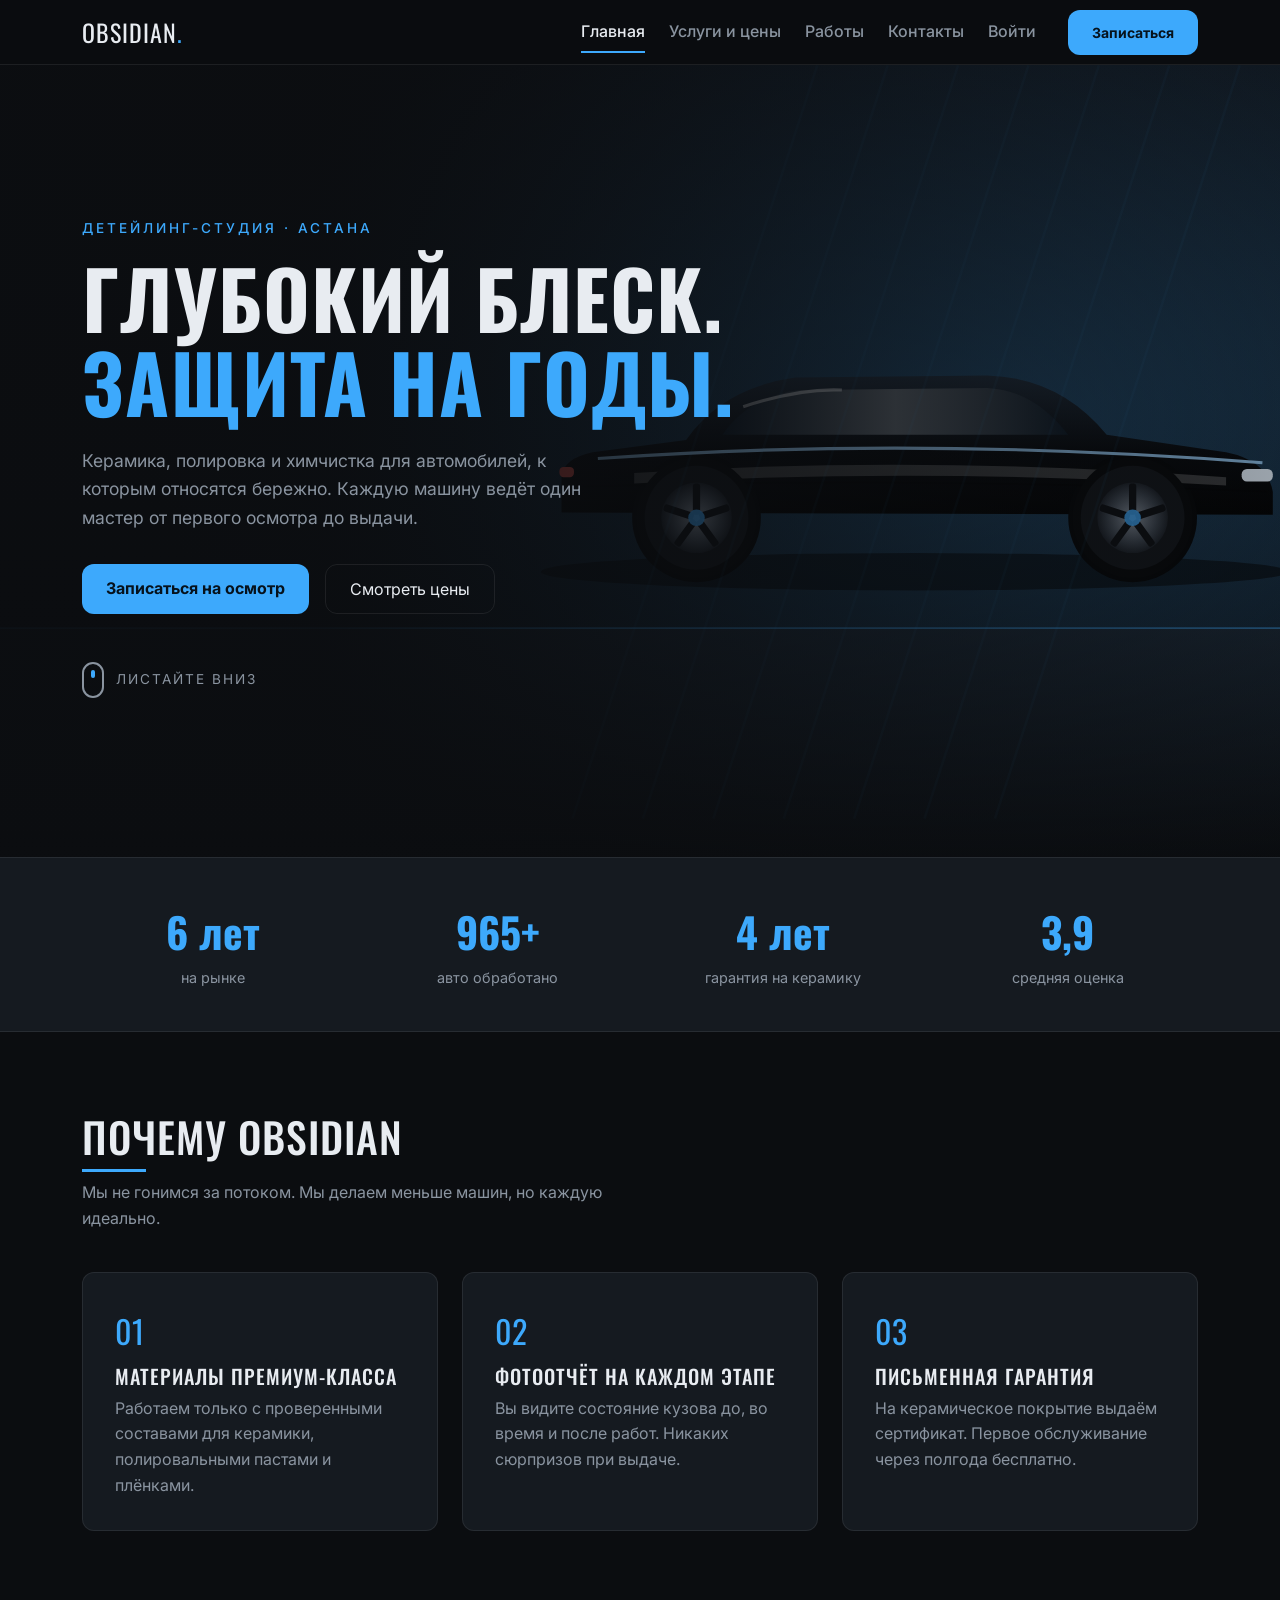
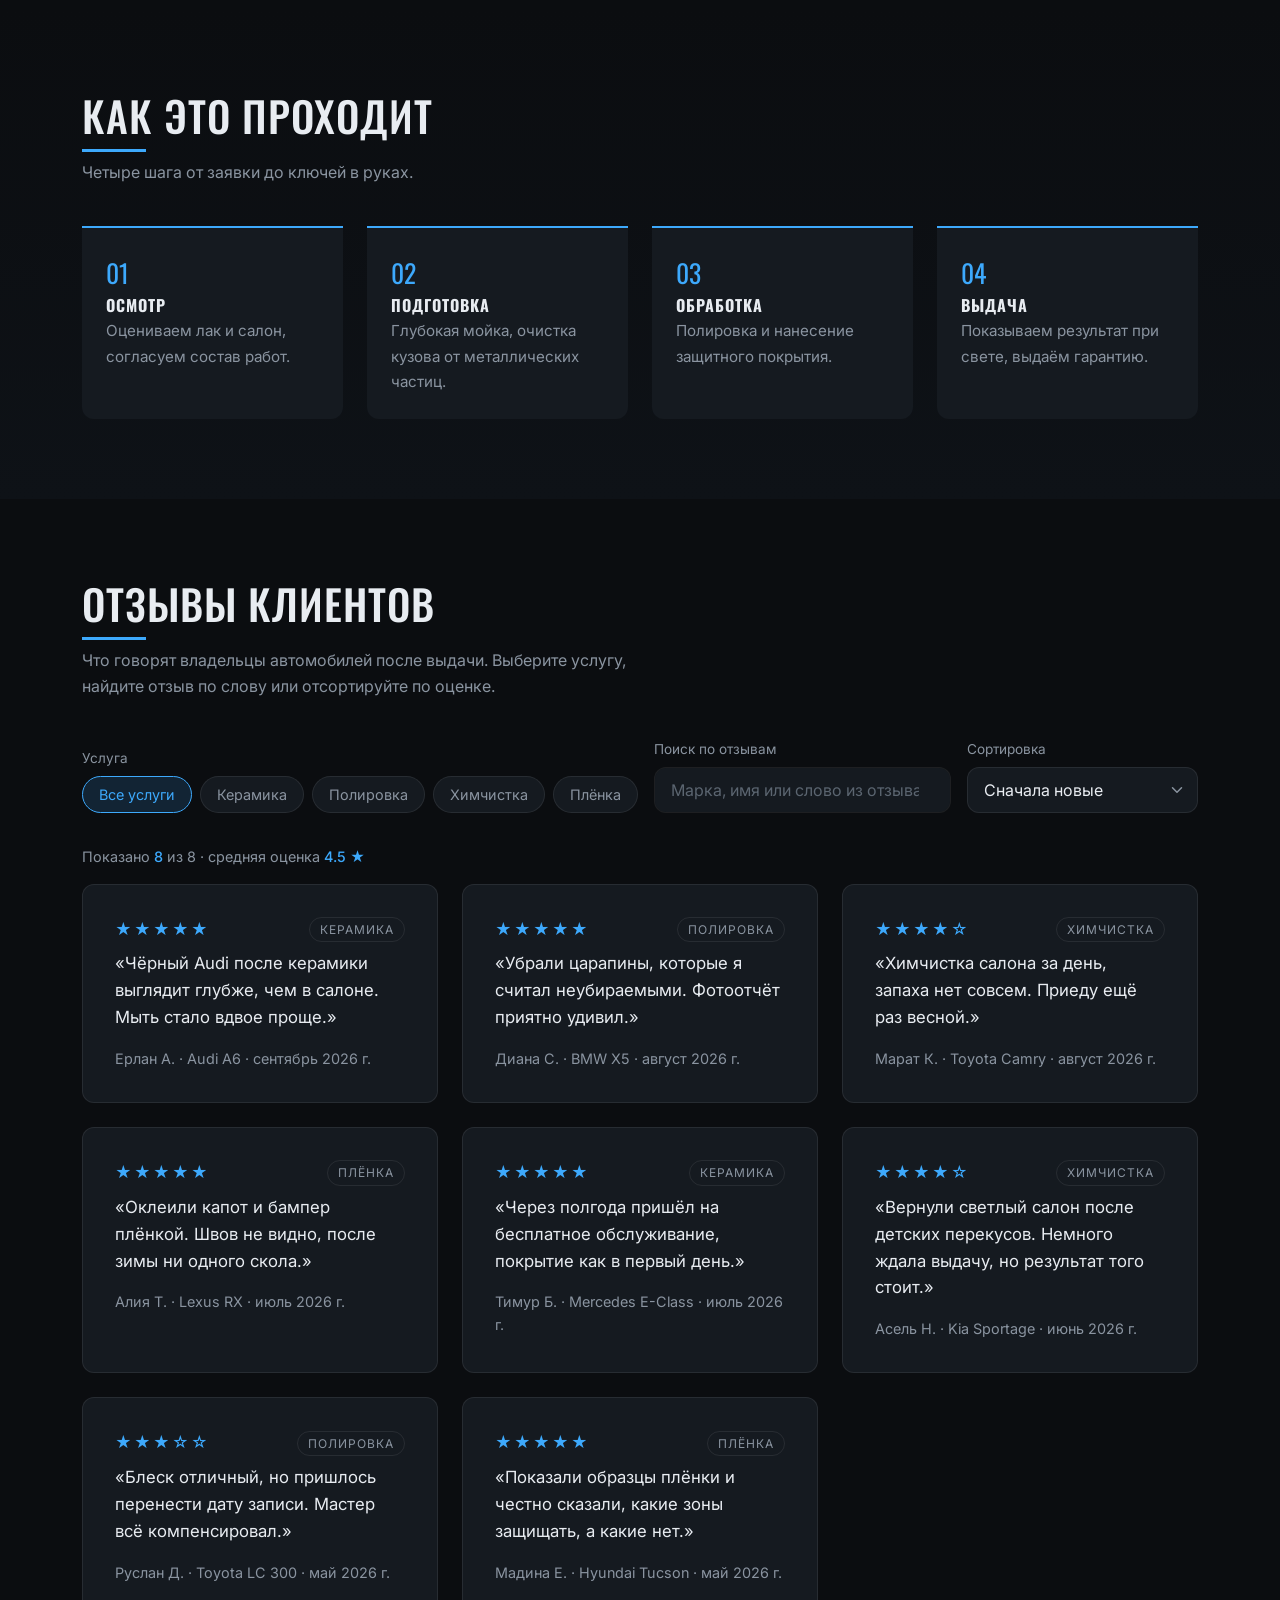
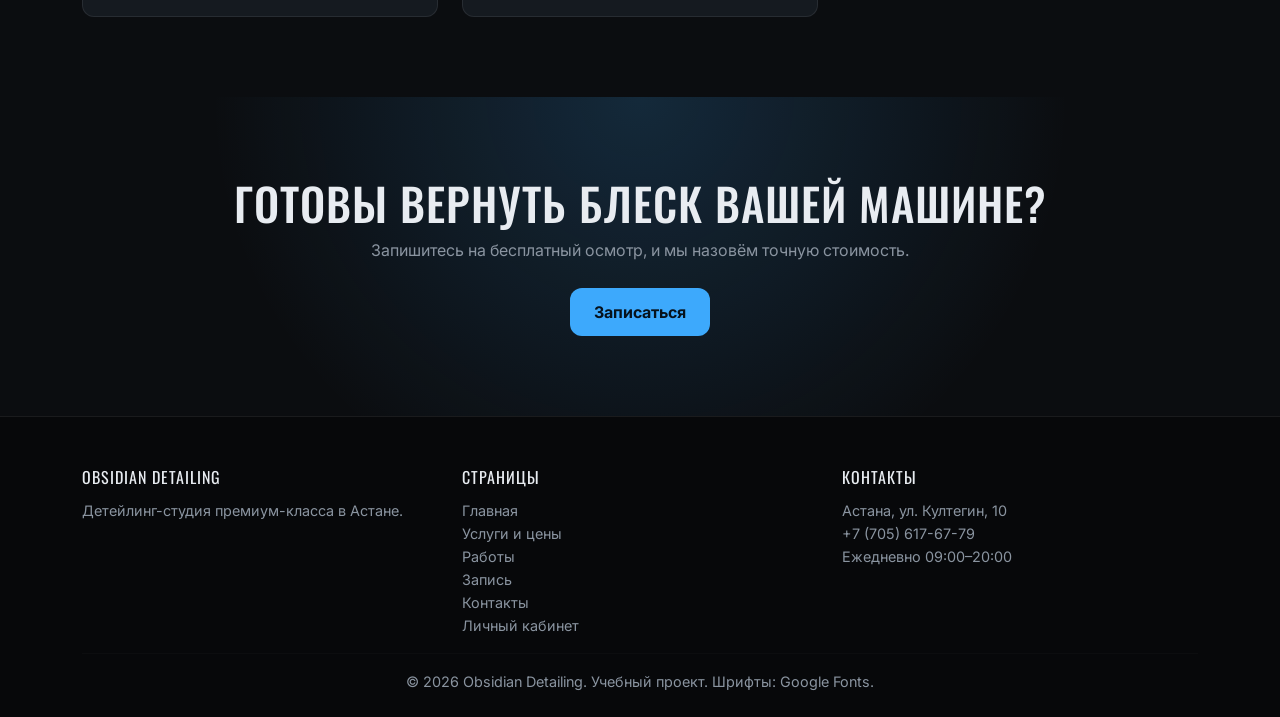
<file: index.html>
<!DOCTYPE html>
<html lang="ru">
<head>
  <meta charset="UTF-8">
  <meta name="viewport" content="width=device-width, initial-scale=1">
  <meta name="description" content="Obsidian Detailing: детейлинг-студия премиум-класса в Астане. Керамика, полировка, химчистка.">
  <title>Obsidian Detailing | Главная</title>
  <link rel="icon" href="img/favicon.svg" type="image/svg+xml">

  <link rel="preconnect" href="https://fonts.googleapis.com">
  <link rel="preconnect" href="https://fonts.gstatic.com" crossorigin>
  <link href="https://fonts.googleapis.com/css2?family=Inter:wght@400;500;700&family=Oswald:wght@500;700&display=swap" rel="stylesheet">
  <link href="https://cdn.jsdelivr.net/npm/bootstrap@5.3.3/dist/css/bootstrap.min.css" rel="stylesheet">

  <link rel="stylesheet" href="css/style.css">
  <link rel="stylesheet" href="css/home.css">
  <link rel="stylesheet" href="css/tools.css">
</head>
<body>
  <a class="skip-link" href="#content">Перейти к содержимому</a>

  <nav class="navbar navbar-expand-lg sticky-top site-nav" data-bs-theme="dark" aria-label="Основное меню">
    <div class="container">
      <a class="navbar-brand" href="index.html">OBSIDIAN<span>.</span></a>
      <button class="navbar-toggler" type="button" data-bs-toggle="collapse"
              data-bs-target="#mainMenu" aria-controls="mainMenu"
              aria-expanded="false" aria-label="Открыть меню">
        <span class="navbar-toggler-icon"></span>
      </button>
      <div class="collapse navbar-collapse" id="mainMenu">
        <ul class="navbar-nav ms-auto align-items-lg-center gap-lg-2">
          <li class="nav-item"><a class="nav-link active" aria-current="page" href="index.html">Главная</a></li>
          <li class="nav-item"><a class="nav-link" href="services.html">Услуги и цены</a></li>
          <li class="nav-item"><a class="nav-link" href="works.html">Работы</a></li>
          <li class="nav-item"><a class="nav-link" href="contacts.html">Контакты</a></li>
          <li class="nav-item"><a class="nav-link" href="account.html" data-auth-link>Войти</a></li>
          <li class="nav-item ms-lg-3"><a class="btn btn-accent btn-sm" href="booking.html">Записаться</a></li>
        </ul>
      </div>
    </div>
  </nav>

  <main id="content">
    <header class="hero">
      <div class="container position-relative">
        <p class="hero-tag fade-up">Детейлинг-студия · Астана</p>
        <h1 class="hero-title fade-up d2">Глубокий блеск.<br><span>Защита на годы.</span></h1>
        <p class="hero-text fade-up d3">Керамика, полировка и химчистка для автомобилей, к которым относятся бережно. Каждую машину ведёт один мастер от первого осмотра до выдачи.</p>
        <div class="d-flex flex-wrap gap-3 fade-up d3">
          <a href="booking.html" class="btn btn-accent">Записаться на осмотр</a>
          <a href="services.html" class="btn btn-ghost">Смотреть цены</a>
        </div>
        <a class="scroll-cue fade-up d3" href="#why" aria-label="Прокрутить к разделу «Почему Obsidian»"><span></span>Листайте вниз</a>
      </div>
    </header>

    <section class="stats" aria-label="Студия в цифрах">
      <div class="container">
        <div class="stats-grid">
          <div><strong data-count="7" data-suffix=" лет">7 лет</strong><span>на рынке</span></div>
          <div><strong data-count="1200" data-suffix="+">1 200+</strong><span>авто обработано</span></div>
          <div><strong data-count="5" data-suffix=" лет">5 лет</strong><span>гарантия на керамику</span></div>
          <div><strong data-count="4.9" data-decimals="1">4,9</strong><span>средняя оценка</span></div>
        </div>
      </div>
    </section>

    <section class="section" id="why">
      <div class="container">
        <h2 class="section-title reveal">Почему Obsidian</h2>
        <p class="section-lead reveal">Мы не гонимся за потоком. Мы делаем меньше машин, но каждую идеально.</p>
        <div class="row g-4">
          <div class="col-12 col-md-6 col-lg-4"><article class="card-gloss reveal"><span class="icon">01</span><h3>Материалы премиум-класса</h3><p class="text-muted-2 mb-0">Работаем только с проверенными составами для керамики, полировальными пастами и плёнками.</p></article></div>
          <div class="col-12 col-md-6 col-lg-4"><article class="card-gloss reveal"><span class="icon">02</span><h3>Фотоотчёт на каждом этапе</h3><p class="text-muted-2 mb-0">Вы видите состояние кузова до, во время и после работ. Никаких сюрпризов при выдаче.</p></article></div>
          <div class="col-12 col-md-6 col-lg-4"><article class="card-gloss reveal"><span class="icon">03</span><h3>Письменная гарантия</h3><p class="text-muted-2 mb-0">На керамическое покрытие выдаём сертификат. Первое обслуживание через полгода бесплатно.</p></article></div>
        </div>
      </div>
    </section>

    <section class="section process">
      <div class="container">
        <h2 class="section-title reveal">Как это проходит</h2>
        <p class="section-lead reveal">Четыре шага от заявки до ключей в руках.</p>
        <ol class="steps reveal">
          <li><b>Осмотр</b><span>Оцениваем лак и салон, согласуем состав работ.</span></li>
          <li><b>Подготовка</b><span>Глубокая мойка, очистка кузова от металлических частиц.</span></li>
          <li><b>Обработка</b><span>Полировка и нанесение защитного покрытия.</span></li>
          <li><b>Выдача</b><span>Показываем результат при свете, выдаём гарантию.</span></li>
        </ol>
      </div>
    </section>

    <section class="section" id="reviews">
      <div class="container">
        <h2 class="section-title reveal">Отзывы клиентов</h2>
        <p class="section-lead reveal">Что говорят владельцы автомобилей после выдачи. Выберите услугу, найдите отзыв по слову или отсортируйте по оценке.</p>

        <div class="toolbar">
          <div class="tool">
            <span class="tool-label" id="reviewChipsLabel">Услуга</span>
            <div class="chips" id="reviewChips" role="group" aria-labelledby="reviewChipsLabel">
              <button type="button" class="chip" data-service="all" aria-pressed="true">Все услуги</button>
              <button type="button" class="chip" data-service="ceramic" aria-pressed="false">Керамика</button>
              <button type="button" class="chip" data-service="polish" aria-pressed="false">Полировка</button>
              <button type="button" class="chip" data-service="interior" aria-pressed="false">Химчистка</button>
              <button type="button" class="chip" data-service="ppf" aria-pressed="false">Плёнка</button>
            </div>
          </div>
          <div class="tool grow">
            <label for="reviewSearch">Поиск по отзывам</label>
            <input type="search" id="reviewSearch" class="form-control tool-input" placeholder="Марка, имя или слово из отзыва" autocomplete="off">
          </div>
          <div class="tool">
            <label for="reviewSort">Сортировка</label>
            <select id="reviewSort" class="form-select tool-input">
              <option value="new">Сначала новые</option>
              <option value="high">Сначала высокие оценки</option>
              <option value="low">Сначала низкие оценки</option>
            </select>
          </div>
        </div>
        <p class="result-count" id="reviewSummary" aria-live="polite"></p>
        <div class="row g-4" id="reviewList"></div>
      </div>
    </section>

    <section class="cta">
      <div class="container text-center">
        <h2>Готовы вернуть блеск вашей машине?</h2>
        <p class="text-muted-2">Запишитесь на бесплатный осмотр, и мы назовём точную стоимость.</p>
        <a href="booking.html" class="btn btn-accent">Записаться</a>
      </div>
    </section>
  </main>

  <footer class="site-footer">
    <div class="container">
      <div class="row g-4">
        <div class="col-12 col-md-4">
          <p class="footer-title">Obsidian Detailing</p>
          <p>Детейлинг-студия премиум-класса в Астане.</p>
        </div>
        <div class="col-6 col-md-4">
          <p class="footer-title">Страницы</p>
          <ul class="list-unstyled mb-0">
            <li><a href="index.html">Главная</a></li>
            <li><a href="services.html">Услуги и цены</a></li>
            <li><a href="works.html">Работы</a></li>
            <li><a href="booking.html">Запись</a></li>
            <li><a href="contacts.html">Контакты</a></li>
            <li><a href="account.html">Личный кабинет</a></li>
          </ul>
        </div>
        <div class="col-6 col-md-4">
          <p class="footer-title">Контакты</p>
          <p class="mb-0">Астана, ул. Култегин, 10<br><a href="tel:+77056176779">+7 (705) 617-67-79</a><br>Ежедневно 09:00–20:00</p>
        </div>
      </div>
      <hr style="border-color: var(--line)">
      <p class="mb-0 text-center">© 2026 Obsidian Detailing. Учебный проект.  Шрифты: Google Fonts.</p>
    </div>
  </footer>

  <button type="button" class="to-top" aria-label="Наверх">↑</button>

  <script src="https://cdn.jsdelivr.net/npm/jquery@3.7.1/dist/jquery.min.js"></script>
  <script src="https://cdn.jsdelivr.net/npm/bootstrap@5.3.3/dist/js/bootstrap.bundle.min.js"></script>
  <script src="js/common.js"></script>
  <script src="js/auth.js"></script>
  <script src="js/home.js"></script>
</body>
</html>
</file>
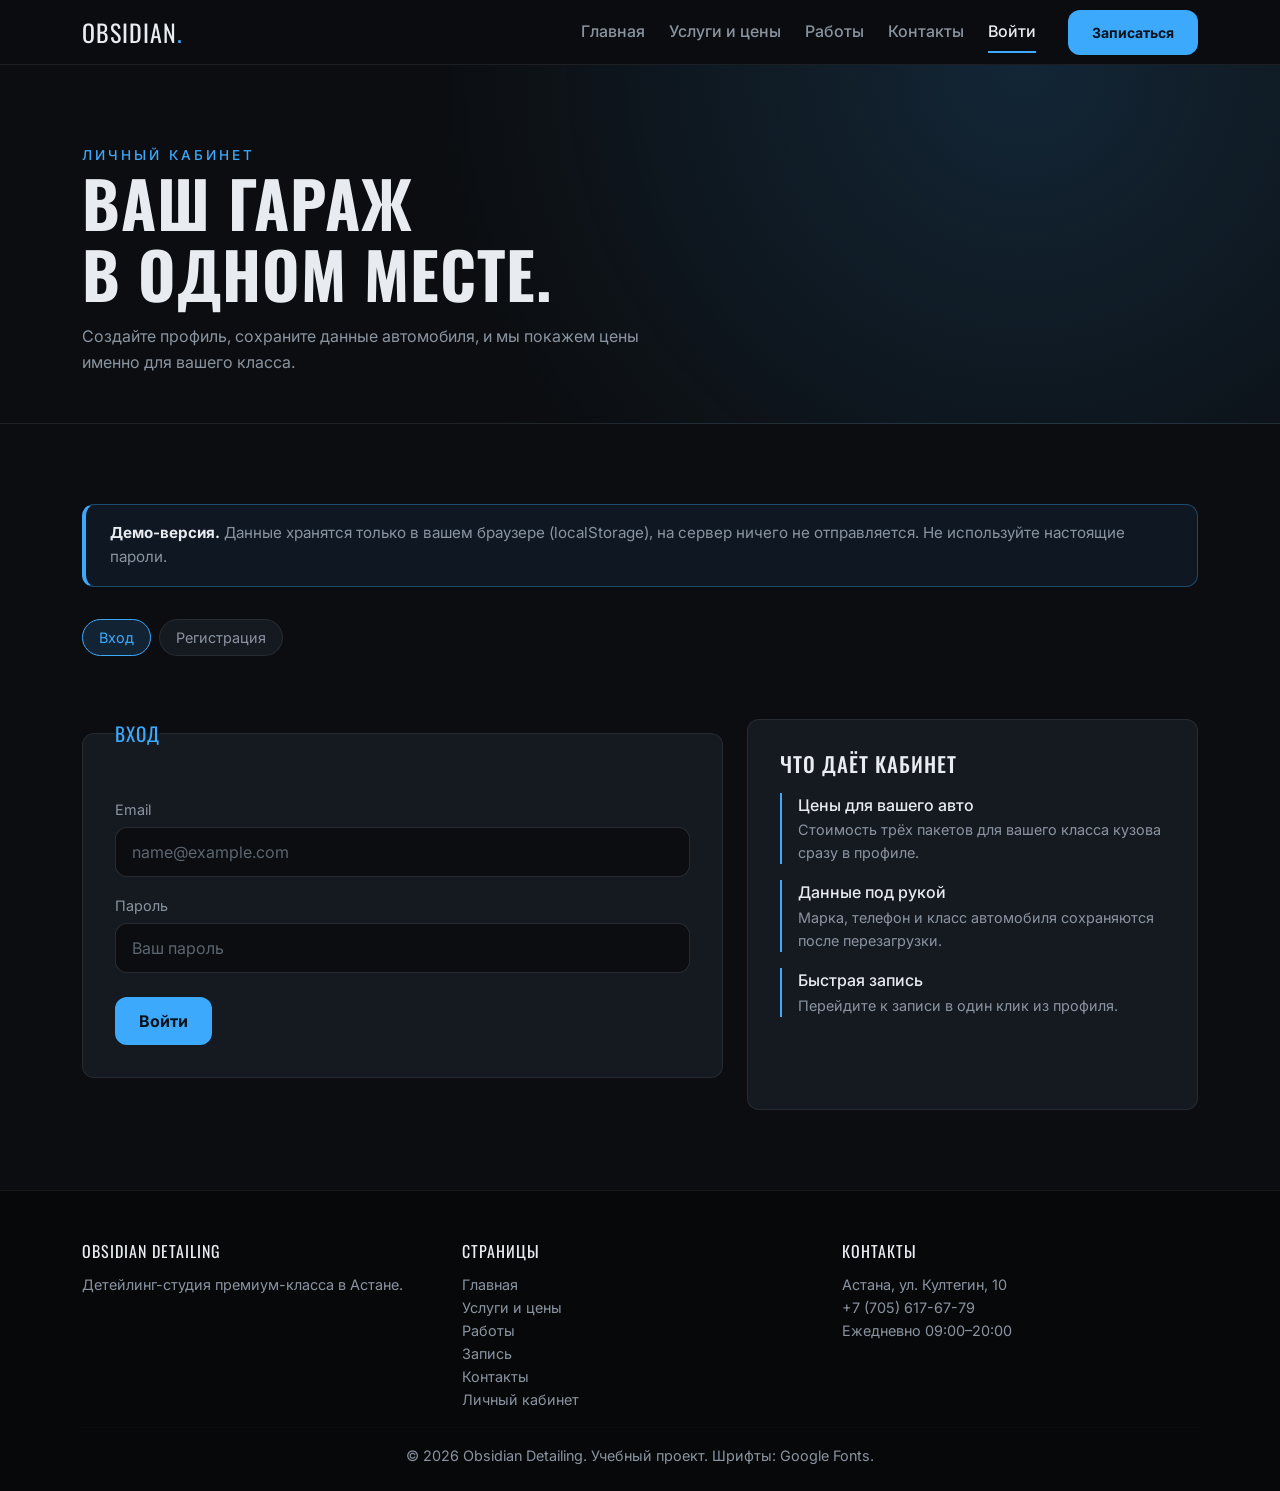
<file: account.html>
<!DOCTYPE html>
<html lang="ru">
<head>
  <meta charset="UTF-8">
  <meta name="viewport" content="width=device-width, initial-scale=1">
  <meta name="description" content="Личный кабинет Obsidian Detailing: регистрация, вход и профиль клиента с данными вашего автомобиля.">
  <title>Obsidian Detailing | Личный кабинет</title>
  <link rel="icon" href="img/favicon.svg" type="image/svg+xml">

  <link rel="preconnect" href="https://fonts.googleapis.com">
  <link rel="preconnect" href="https://fonts.gstatic.com" crossorigin>
  <link href="https://fonts.googleapis.com/css2?family=Inter:wght@400;500;700&family=Oswald:wght@500;700&display=swap" rel="stylesheet">
  <link href="https://cdn.jsdelivr.net/npm/bootstrap@5.3.3/dist/css/bootstrap.min.css" rel="stylesheet">

  <link rel="stylesheet" href="css/style.css">
  <link rel="stylesheet" href="css/forms.css">
  <link rel="stylesheet" href="css/tools.css">
  <link rel="stylesheet" href="css/account.css">
</head>
<body>
  <a class="skip-link" href="#content">Перейти к содержимому</a>

  <nav class="navbar navbar-expand-lg sticky-top site-nav" data-bs-theme="dark" aria-label="Основное меню">
    <div class="container">
      <a class="navbar-brand" href="index.html">OBSIDIAN<span>.</span></a>
      <button class="navbar-toggler" type="button" data-bs-toggle="collapse"
              data-bs-target="#mainMenu" aria-controls="mainMenu"
              aria-expanded="false" aria-label="Открыть меню">
        <span class="navbar-toggler-icon"></span>
      </button>
      <div class="collapse navbar-collapse" id="mainMenu">
        <ul class="navbar-nav ms-auto align-items-lg-center gap-lg-2">
          <li class="nav-item"><a class="nav-link" href="index.html">Главная</a></li>
          <li class="nav-item"><a class="nav-link" href="services.html">Услуги и цены</a></li>
          <li class="nav-item"><a class="nav-link" href="works.html">Работы</a></li>
          <li class="nav-item"><a class="nav-link" href="contacts.html">Контакты</a></li>
          <li class="nav-item"><a class="nav-link active" aria-current="page" href="account.html" data-auth-link>Войти</a></li>
          <li class="nav-item ms-lg-3"><a class="btn btn-accent btn-sm" href="booking.html">Записаться</a></li>
        </ul>
      </div>
    </div>
  </nav>

  <main id="content">
    <header class="page-head">
      <div class="container">
        <p class="hero-tag fade-up">Личный кабинет</p>
        <h1 class="fade-up d2" id="accountTitle">Ваш гараж<br>в одном месте.</h1>
        <p class="fade-up d3" id="accountLead">Создайте профиль, сохраните данные автомобиля, и мы покажем цены именно для вашего класса.</p>
      </div>
    </header>

    <section class="section">
      <div class="container">
        <div class="demo-note" role="note">
          <strong>Демо-версия.</strong> Данные хранятся только в вашем браузере (localStorage), на сервер ничего не отправляется. Не используйте настоящие пароли.
        </div>

        <!-- ===== guest: login / sign up ===== -->
        <div id="guestArea">
          <div class="chips mb-4" role="group" aria-label="Вход или регистрация">
            <button type="button" class="chip" id="tabLogin" data-view="login" aria-pressed="true">Вход</button>
            <button type="button" class="chip" id="tabSignup" data-view="signup" aria-pressed="false">Регистрация</button>
          </div>
          <p class="login-hint" id="loginHint" role="status"></p>

          <div class="row g-4">
            <div class="col-12 col-lg-7">
              <!-- login -->
              <form id="loginForm" class="site-form" novalidate aria-labelledby="loginLegend">
                <fieldset>
                  <legend id="loginLegend">Вход</legend>
                  <div class="field mb-3" data-field="email">
                    <label class="form-label" for="loginEmail">Email</label>
                    <input type="email" class="form-control" id="loginEmail" name="email" autocomplete="email" placeholder="name@example.com">
                  </div>
                  <div class="field mb-4" data-field="password">
                    <label class="form-label" for="loginPassword">Пароль</label>
                    <input type="password" class="form-control" id="loginPassword" name="password" autocomplete="current-password" placeholder="Ваш пароль">
                  </div>
                  <button type="submit" class="btn btn-accent">Войти</button>
                </fieldset>
              </form>

              <!-- sign up -->
              <form id="signupForm" class="site-form" novalidate aria-labelledby="signupLegend" hidden>
                <fieldset>
                  <legend id="signupLegend">Регистрация</legend>
                  <div class="row g-3">
                    <div class="col-12 field" data-field="name">
                      <label class="form-label" for="suName">Имя и фамилия</label>
                      <input type="text" class="form-control" id="suName" name="name" autocomplete="name" placeholder="Например, Айдар Ермеков">
                    </div>
                    <div class="col-12 col-md-6 field" data-field="email">
                      <label class="form-label" for="suEmail">Email</label>
                      <input type="email" class="form-control" id="suEmail" name="email" autocomplete="email" placeholder="name@example.com">
                    </div>
                    <div class="col-12 col-md-6 field" data-field="phone">
                      <label class="form-label" for="suPhone">Телефон</label>
                      <input type="tel" class="form-control" id="suPhone" name="phone" autocomplete="tel" placeholder="+7 700 123-45-67">
                    </div>
                    <div class="col-12 field" data-field="brand">
                      <label class="form-label" for="suBrand">Марка и модель автомобиля</label>
                      <input type="text" class="form-control" id="suBrand" name="brand" placeholder="Например, Toyota Camry">
                    </div>
                    <div class="col-12 field" data-field="carClass">
                      <span class="form-label d-block" id="suClassLabel">Класс автомобиля</span>
                      <div class="class-grid" id="suClassGrid" role="radiogroup" aria-labelledby="suClassLabel"></div>
                    </div>
                    <div class="col-12 col-md-6 field" data-field="password">
                      <label class="form-label" for="suPassword">Пароль (от 6 символов)</label>
                      <input type="password" class="form-control" id="suPassword" name="password" autocomplete="new-password">
                    </div>
                    <div class="col-12 col-md-6 field" data-field="password2">
                      <label class="form-label" for="suPassword2">Повторите пароль</label>
                      <input type="password" class="form-control" id="suPassword2" name="password2" autocomplete="new-password">
                    </div>
                    <div class="col-12 field" data-field="agree">
                      <div class="form-check">
                        <input class="form-check-input" type="checkbox" id="suAgree" name="agree">
                        <label class="form-check-label" for="suAgree">Понимаю, что это учебная демо-версия, и не использую настоящий пароль</label>
                      </div>
                    </div>
                  </div>
                  <button type="submit" class="btn btn-accent mt-4">Создать аккаунт</button>
                </fieldset>
              </form>
            </div>

            <aside class="col-12 col-lg-5" aria-label="Что даёт кабинет">
              <div class="card-gloss perks">
                <h2 class="perks-title">Что даёт кабинет</h2>
                <ul class="perks-list">
                  <li><b>Цены для вашего авто</b><span>Стоимость трёх пакетов для вашего класса кузова сразу в профиле.</span></li>
                  <li><b>Данные под рукой</b><span>Марка, телефон и класс автомобиля сохраняются после перезагрузки.</span></li>
                  <li><b>Быстрая запись</b><span>Перейдите к записи в один клик из профиля.</span></li>
                </ul>
              </div>
            </aside>
          </div>
        </div>

        <!-- ===== logged in: profile ===== -->
        <div id="profileArea" hidden>
          <div class="form-success" id="flash" role="status">
            <span class="success-icon" aria-hidden="true">✓</span>
            <h2 id="flashTitle">Готово</h2>
            <p id="flashText"></p>
          </div>

          <div class="row g-4">
            <div class="col-12 col-lg-5">
              <article class="card-gloss profile-card" aria-labelledby="profName">
                <div class="avatar" id="profAvatar" aria-hidden="true">A</div>
                <h2 class="profile-name" id="profName">Имя</h2>
                <dl class="profile-data">
                  <div><dt>Email</dt><dd id="profEmail"></dd></div>
                  <div><dt>Телефон</dt><dd id="profPhone"></dd></div>
                  <div><dt>Автомобиль</dt><dd id="profCar"></dd></div>
                  <div><dt>В кабинете с</dt><dd id="profSince"></dd></div>
                </dl>
                <div class="d-flex flex-wrap gap-2">
                  <a class="btn btn-accent btn-sm" href="booking.html">Записаться</a>
                  <button type="button" class="btn btn-ghost btn-sm" id="logoutBtn">Выйти</button>
                </div>
              </article>
            </div>

            <div class="col-12 col-lg-7">
              <section class="card-gloss price-card" aria-labelledby="priceTitle">
                <h2 class="perks-title" id="priceTitle">Цены для вашего класса</h2>
                <p class="text-muted-2" id="priceLead"></p>
                <div class="table-responsive">
                  <table class="table price-table">
                    <caption class="visually-hidden">Стоимость пакетов для вашего класса автомобиля</caption>
                    <thead><tr><th scope="col">Пакет</th><th scope="col" class="text-end">Цена</th></tr></thead>
                    <tbody id="priceBody"></tbody>
                    <tfoot><tr><th scope="row">Все три пакета</th><td class="text-end" id="priceSum"></td></tr></tfoot>
                  </table>
                </div>
              </section>
            </div>
          </div>

          <form id="editForm" class="site-form mt-4" novalidate aria-labelledby="editLegend">
            <fieldset>
              <legend id="editLegend">Изменить данные</legend>
              <div class="row g-3">
                <div class="col-12 col-md-4 field" data-field="phone">
                  <label class="form-label" for="edPhone">Телефон</label>
                  <input type="tel" class="form-control" id="edPhone" name="phone" autocomplete="tel">
                </div>
                <div class="col-12 col-md-4 field" data-field="brand">
                  <label class="form-label" for="edBrand">Марка и модель</label>
                  <input type="text" class="form-control" id="edBrand" name="brand">
                </div>
                <div class="col-12 col-md-4 field" data-field="carClass">
                  <label class="form-label" for="edClass">Класс автомобиля</label>
                  <select class="form-select" id="edClass" name="carClass"></select>
                </div>
              </div>
              <div class="d-flex flex-wrap gap-2 mt-4">
                <button type="submit" class="btn btn-accent">Сохранить</button>
                <button type="button" class="btn btn-ghost" id="deleteBtn">Удалить аккаунт</button>
              </div>
              <p class="delete-confirm" id="deleteConfirm" hidden>
                Удалить аккаунт без возможности восстановления?
                <button type="button" class="btn btn-ghost btn-sm" id="deleteYes">Да, удалить</button>
                <button type="button" class="btn btn-ghost btn-sm" id="deleteNo">Отмена</button>
              </p>
            </fieldset>
          </form>
        </div>
      </div>
    </section>
  </main>

  <footer class="site-footer">
    <div class="container">
      <div class="row g-4">
        <div class="col-12 col-md-4">
          <p class="footer-title">Obsidian Detailing</p>
          <p>Детейлинг-студия премиум-класса в Астане.</p>
        </div>
        <div class="col-6 col-md-4">
          <p class="footer-title">Страницы</p>
          <ul class="list-unstyled mb-0">
            <li><a href="index.html">Главная</a></li>
            <li><a href="services.html">Услуги и цены</a></li>
            <li><a href="works.html">Работы</a></li>
            <li><a href="booking.html">Запись</a></li>
            <li><a href="contacts.html">Контакты</a></li>
            <li><a href="account.html">Личный кабинет</a></li>
          </ul>
        </div>
        <div class="col-6 col-md-4">
          <p class="footer-title">Контакты</p>
          <p class="mb-0">Астана, ул. Култегин, 10<br><a href="tel:+77056176779">+7 (705) 617-67-79</a><br>Ежедневно 09:00–20:00</p>
        </div>
      </div>
      <hr style="border-color: var(--line)">
      <p class="mb-0 text-center">© 2026 Obsidian Detailing. Учебный проект.  Шрифты: Google Fonts.</p>
    </div>
  </footer>

  <button type="button" class="to-top" aria-label="Наверх">↑</button>

  <script src="https://cdn.jsdelivr.net/npm/jquery@3.7.1/dist/jquery.min.js"></script>
  <script src="https://cdn.jsdelivr.net/npm/bootstrap@5.3.3/dist/js/bootstrap.bundle.min.js"></script>
  <script src="js/common.js"></script>
  <script src="js/auth.js"></script>
  <script src="js/data.js"></script>
  <script src="js/validate.js"></script>
  <script src="js/account.js"></script>
</body>
</html>
</file>
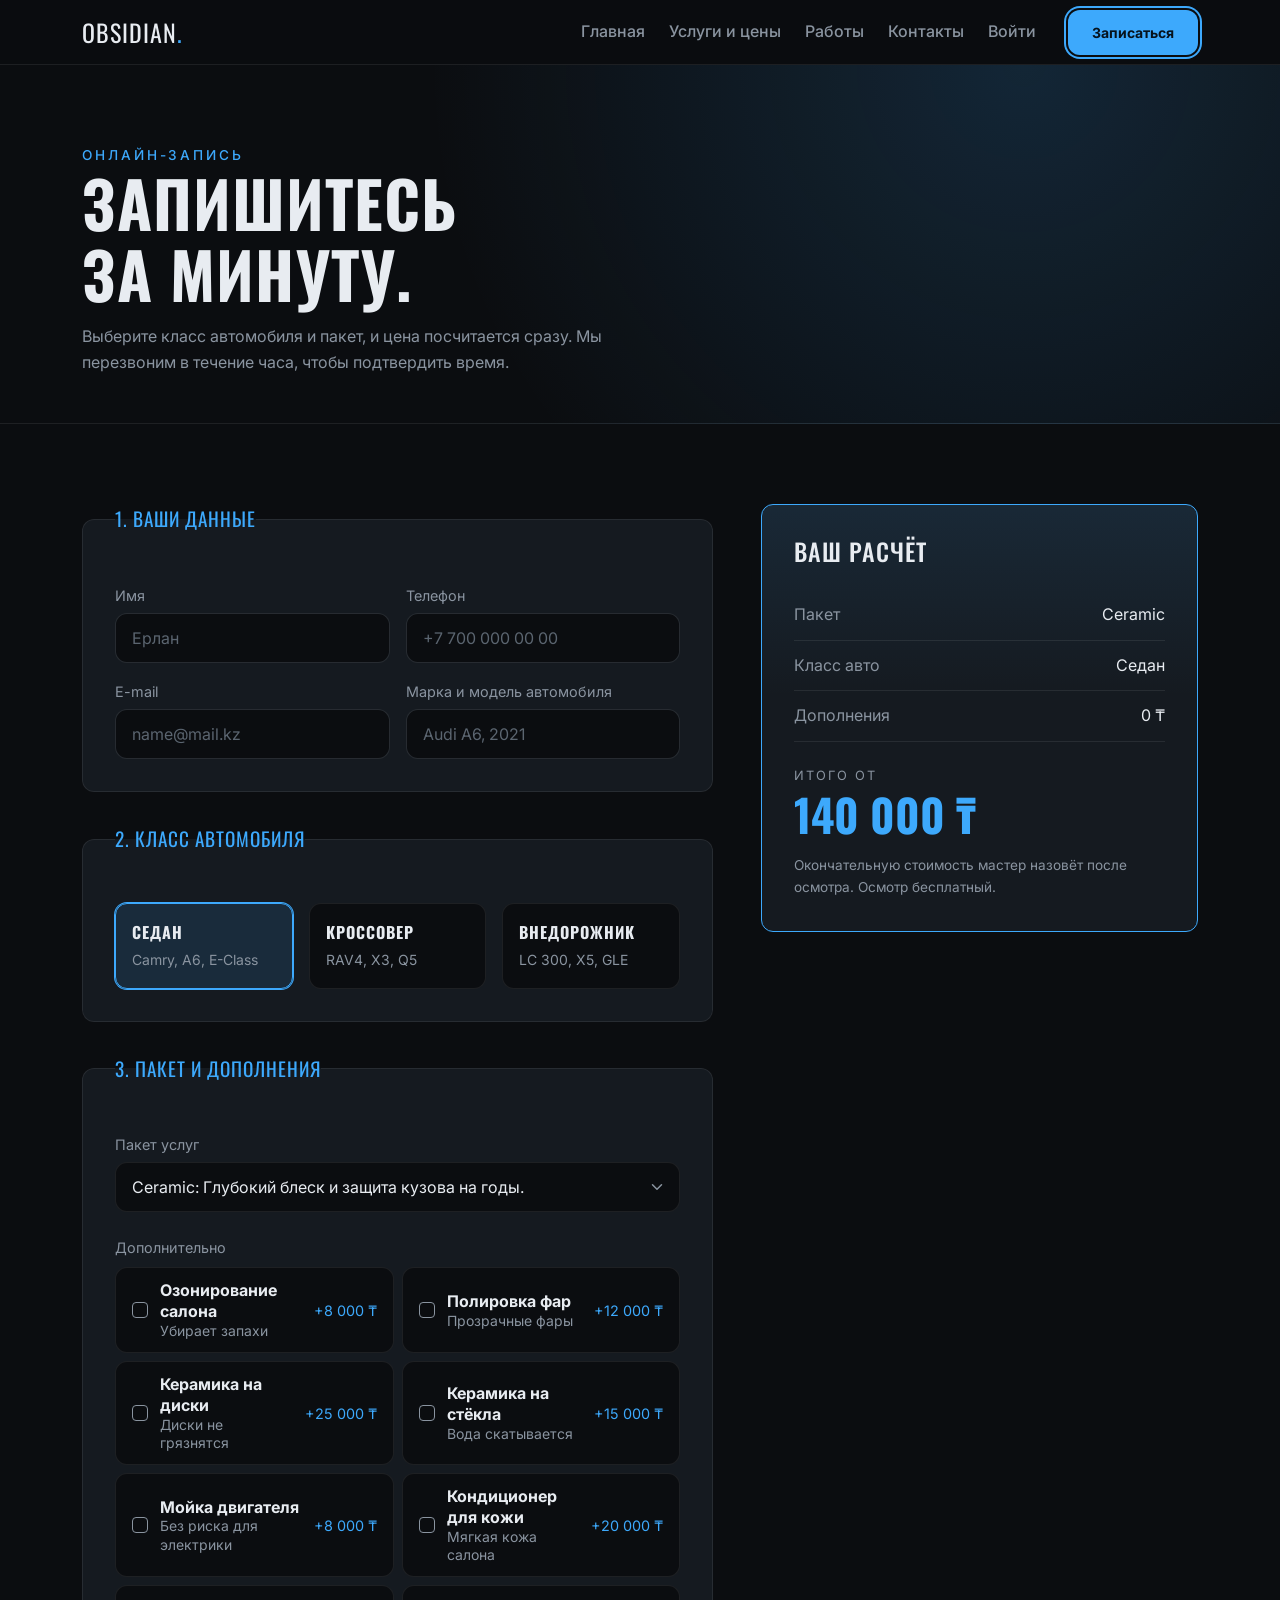
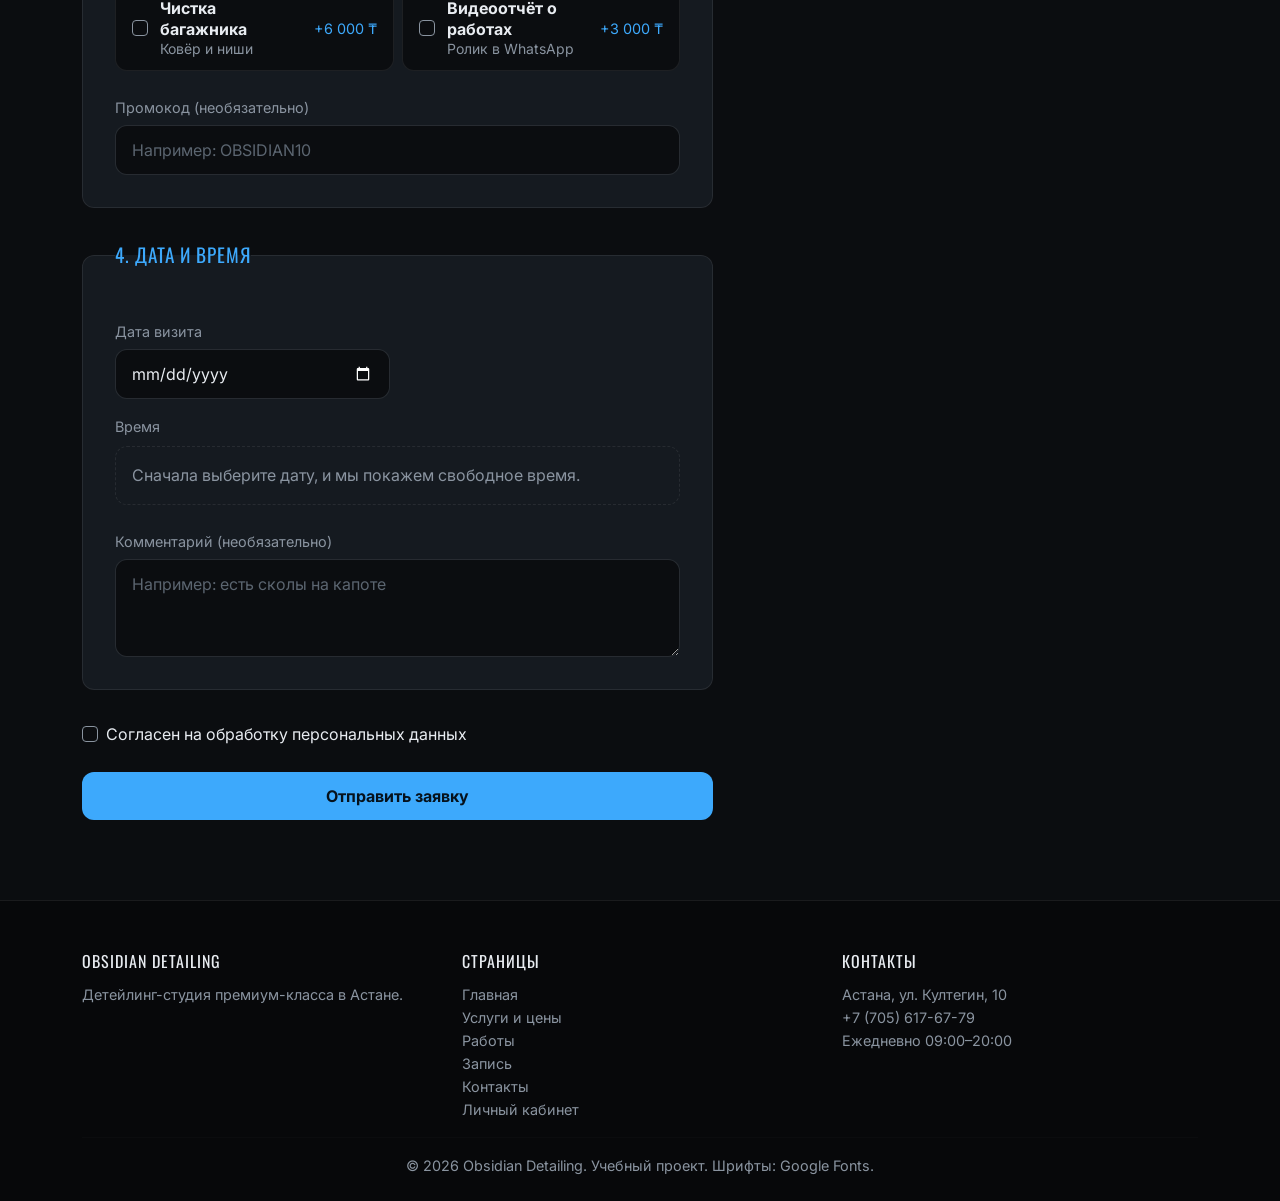
<file: booking.html>
<!DOCTYPE html>
<html lang="ru">
<head>
  <meta charset="UTF-8">
  <meta name="viewport" content="width=device-width, initial-scale=1">
  <meta name="description" content="Онлайн-запись в Obsidian Detailing: выберите пакет, дату и время, цена считается сразу.">
  <title>Obsidian Detailing | Запись</title>
  <link rel="icon" href="img/favicon.svg" type="image/svg+xml">

  <link rel="preconnect" href="https://fonts.googleapis.com">
  <link rel="preconnect" href="https://fonts.gstatic.com" crossorigin>
  <link href="https://fonts.googleapis.com/css2?family=Inter:wght@400;500;700&family=Oswald:wght@500;700&display=swap" rel="stylesheet">
  <link href="https://cdn.jsdelivr.net/npm/bootstrap@5.3.3/dist/css/bootstrap.min.css" rel="stylesheet">

  <link rel="stylesheet" href="css/style.css">
  <link rel="stylesheet" href="css/booking.css">
  <link rel="stylesheet" href="css/forms.css">
  <link rel="stylesheet" href="css/tools.css">
</head>
<body>
  <a class="skip-link" href="#content">Перейти к содержимому</a>

  <nav class="navbar navbar-expand-lg sticky-top site-nav" data-bs-theme="dark" aria-label="Основное меню">
    <div class="container">
      <a class="navbar-brand" href="index.html">OBSIDIAN<span>.</span></a>
      <button class="navbar-toggler" type="button" data-bs-toggle="collapse"
              data-bs-target="#mainMenu" aria-controls="mainMenu"
              aria-expanded="false" aria-label="Открыть меню">
        <span class="navbar-toggler-icon"></span>
      </button>
      <div class="collapse navbar-collapse" id="mainMenu">
        <ul class="navbar-nav ms-auto align-items-lg-center gap-lg-2">
          <li class="nav-item"><a class="nav-link" href="index.html">Главная</a></li>
          <li class="nav-item"><a class="nav-link" href="services.html">Услуги и цены</a></li>
          <li class="nav-item"><a class="nav-link" href="works.html">Работы</a></li>
          <li class="nav-item"><a class="nav-link" href="contacts.html">Контакты</a></li>
          <li class="nav-item"><a class="nav-link" href="account.html" data-auth-link>Войти</a></li>
          <li class="nav-item ms-lg-3"><a class="btn btn-accent btn-sm active" aria-current="page" href="booking.html">Записаться</a></li>
        </ul>
      </div>
    </div>
  </nav>

  <main id="content">
    <header class="page-head">
      <div class="container">
        <p class="hero-tag fade-up">Онлайн-запись</p>
        <h1 class="fade-up d2">Запишитесь<br>за минуту.</h1>
        <p class="fade-up d3">Выберите класс автомобиля и пакет, и цена посчитается сразу. Мы перезвоним в течение часа, чтобы подтвердить время.</p>
      </div>
    </header>

    <section class="section">
      <div class="container">
        <div class="row g-4 g-lg-5">
          <div class="col-12 col-lg-7">
            <div class="form-success" id="bookingSuccess" role="status">
              <span class="success-icon" aria-hidden="true">✓</span>
              <h2>Заявка <span id="successCode"></span> отправлена</h2>
              <p id="successText"></p>
              <button type="button" class="btn btn-ghost btn-sm mt-3" id="successClose">Закрыть сообщение</button>
            </div>

            <form id="bookingForm" class="site-form booking-form" data-bs-theme="dark" novalidate>
              <fieldset>
                <legend>1. Ваши данные</legend>
                <div class="row g-3">
                  <div class="col-12 col-md-6"><div class="field" data-field="name">
<label for="name" class="form-label">Имя</label>
<input type="text" class="form-control" id="name" name="name" placeholder="Ерлан" autocomplete="given-name">
<div class="field-error" id="name-error" role="alert"></div>
</div></div>
                  <div class="col-12 col-md-6"><div class="field" data-field="phone">
<label for="phone" class="form-label">Телефон</label>
<input type="tel" class="form-control" id="phone" name="phone" placeholder="+7 700 000 00 00" autocomplete="tel">
<div class="field-error" id="phone-error" role="alert"></div>
</div></div>
                  <div class="col-12 col-md-6"><div class="field" data-field="email">
<label for="email" class="form-label">E-mail</label>
<input type="email" class="form-control" id="email" name="email" placeholder="name@mail.kz" autocomplete="email">
<div class="field-error" id="email-error" role="alert"></div>
</div></div>
                  <div class="col-12 col-md-6"><div class="field" data-field="car">
<label for="car" class="form-label">Марка и модель автомобиля</label>
<input type="text" class="form-control" id="car" name="car" placeholder="Audi A6, 2021">
<div class="field-error" id="car-error" role="alert"></div>
</div></div>
                </div>
              </fieldset>

              <fieldset>
                <legend>2. Класс автомобиля</legend>
                <div class="class-grid" id="classGrid" role="radiogroup" aria-label="Класс автомобиля"></div>
              </fieldset>

              <fieldset>
                <legend>3. Пакет и дополнения</legend>
                <label for="package" class="form-label">Пакет услуг</label>
                <select class="form-select" id="package" name="package"></select>
                <p class="form-label mt-4 mb-2" id="extrasLabel">Дополнительно</p>
                <div class="extras" id="extrasList" role="group" aria-labelledby="extrasLabel"></div>
                <div class="mt-4"><div class="field" data-field="promo">
<label for="promo" class="form-label">Промокод (необязательно)</label>
<input type="text" class="form-control" id="promo" name="promo" placeholder="Например: OBSIDIAN10" autocomplete="off" maxlength="20">
<div class="field-error" id="promo-error" role="alert"></div>
</div></div>
              </fieldset>

              <fieldset>
                <legend>4. Дата и время</legend>
                <div class="row g-3">
                  <div class="col-12 col-md-6"><div class="field" data-field="date">
<label for="date" class="form-label">Дата визита</label>
<input type="date" class="form-control" id="date" name="date">
<div class="field-error" id="date-error" role="alert"></div>
</div></div>
                  <div class="col-12">
                    <div class="field" data-field="time">
                      <p class="form-label mb-2" id="timeLabel">Время</p>
                      <div class="slot-grid" id="slotList" role="radiogroup" aria-labelledby="timeLabel"></div>
                      <p class="slot-free" id="slotFree" aria-live="polite"></p>
                      <div class="field-error" id="time-error" role="alert"></div>
                    </div>
                  </div>
                  <div class="col-12">
                    <label for="comment" class="form-label">Комментарий (необязательно)</label>
                    <textarea class="form-control" id="comment" name="comment" rows="3" placeholder="Например: есть сколы на капоте"></textarea>
                  </div>
                </div>
              </fieldset>

              <div class="field consent" data-field="consent">
                <div class="form-check"><input class="form-check-input" type="checkbox" id="consent" name="consent"><label class="form-check-label consent-label" for="consent">Согласен на обработку персональных данных</label></div>
                <div class="field-error" id="consent-error" role="alert"></div>
              </div>

              <button type="submit" class="btn btn-accent w-100">Отправить заявку</button>
            </form>
          </div>

          <div class="col-12 col-lg-5">
            <aside class="summary" aria-live="polite">
              <h2>Ваш расчёт</h2>
              <dl>
                <div><dt>Пакет</dt><dd id="sumPackage">Ceramic</dd></div>
                <div><dt>Класс авто</dt><dd id="sumClass">Седан</dd></div>
                <div><dt>Дополнения</dt><dd id="sumExtras">0 ₸</dd></div>
                <div id="sumDiscountRow" style="display:none"><dt>Промокод</dt><dd class="discount" id="sumDiscount"></dd></div>
              </dl>
              <div class="total">
                <span>Итого от</span>
                <strong id="sumTotal">140 000 ₸</strong>
              </div>
              <p class="summary-note">Окончательную стоимость мастер назовёт после осмотра. Осмотр бесплатный.</p>
            </aside>
          </div>
        </div>
      </div>
    </section>
  </main>

  <footer class="site-footer">
    <div class="container">
      <div class="row g-4">
        <div class="col-12 col-md-4">
          <p class="footer-title">Obsidian Detailing</p>
          <p>Детейлинг-студия премиум-класса в Астане.</p>
        </div>
        <div class="col-6 col-md-4">
          <p class="footer-title">Страницы</p>
          <ul class="list-unstyled mb-0">
            <li><a href="index.html">Главная</a></li>
            <li><a href="services.html">Услуги и цены</a></li>
            <li><a href="works.html">Работы</a></li>
            <li><a href="booking.html">Запись</a></li>
            <li><a href="contacts.html">Контакты</a></li>
            <li><a href="account.html">Личный кабинет</a></li>
          </ul>
        </div>
        <div class="col-6 col-md-4">
          <p class="footer-title">Контакты</p>
          <p class="mb-0">Астана, ул. Култегин, 10<br><a href="tel:+77056176779">+7 (705) 617-67-79</a><br>Ежедневно 09:00–20:00</p>
        </div>
      </div>
      <hr style="border-color: var(--line)">
      <p class="mb-0 text-center">© 2026 Obsidian Detailing. Учебный проект.  Шрифты: Google Fonts.</p>
    </div>
  </footer>

  <button type="button" class="to-top" aria-label="Наверх">↑</button>

  <script src="https://cdn.jsdelivr.net/npm/jquery@3.7.1/dist/jquery.min.js"></script>
  <script src="https://cdn.jsdelivr.net/npm/bootstrap@5.3.3/dist/js/bootstrap.bundle.min.js"></script>
  <script src="js/common.js"></script>
  <script src="js/auth.js"></script>
  <script src="js/data.js"></script>
  <script src="js/validate.js"></script>
  <script src="js/booking.js"></script>
</body>
</html>
</file>
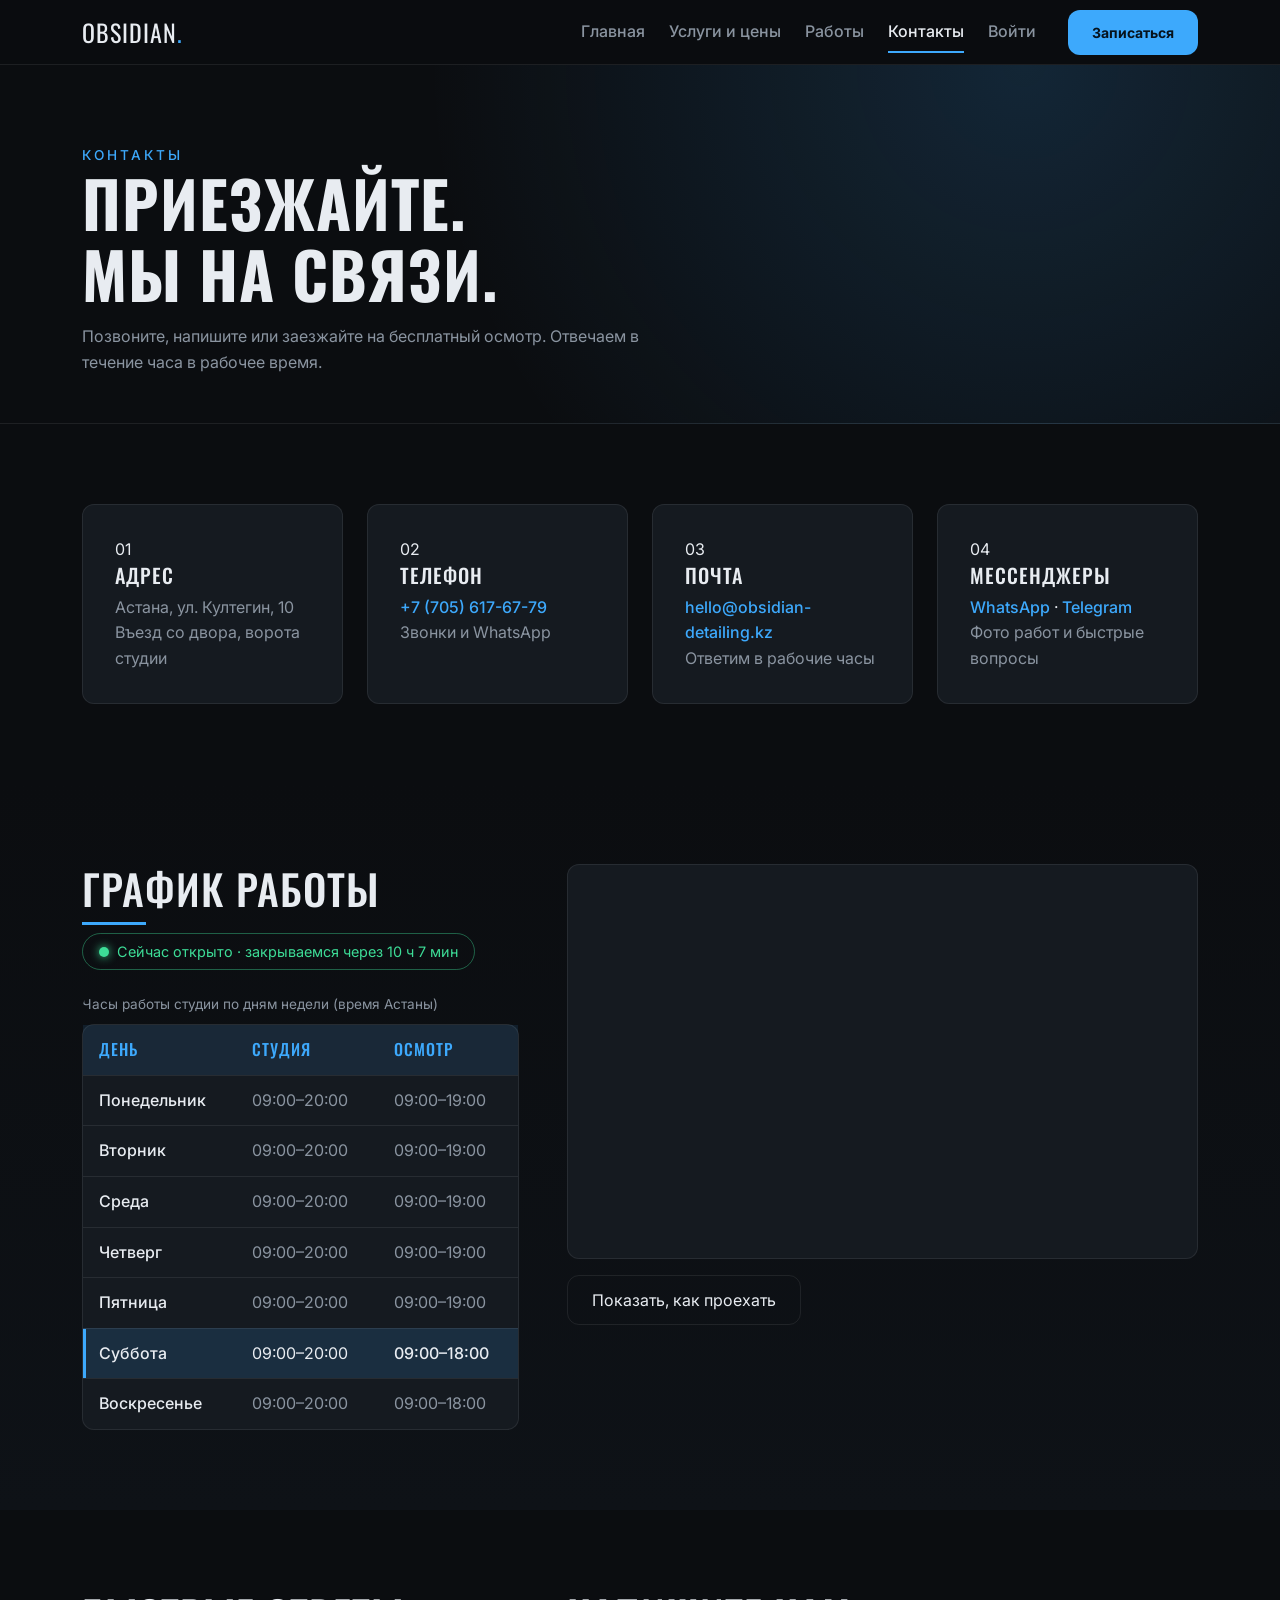
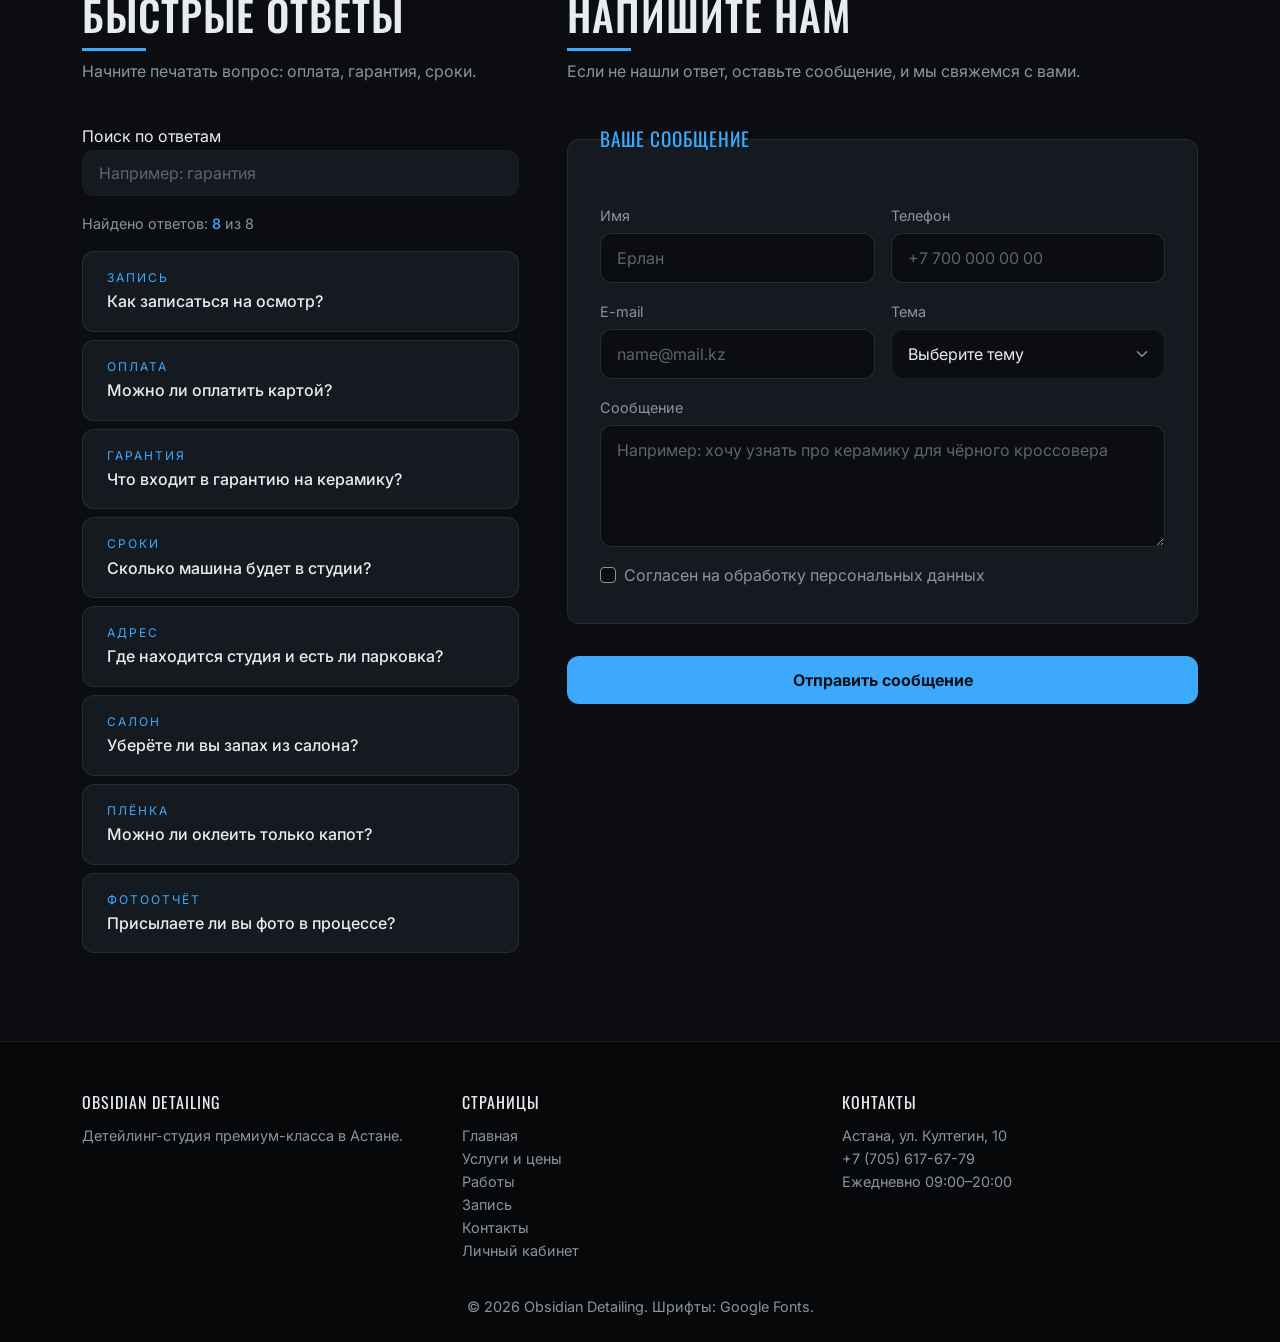
<file: contacts.html>
<!DOCTYPE html>
<html lang="ru">
<head>
  <meta charset="UTF-8">
  <meta name="viewport" content="width=device-width, initial-scale=1">
  <meta name="description" content="Контакты Obsidian Detailing: адрес, телефон, график работы и карта проезда в Астане.">
  <title>Obsidian Detailing | Контакты</title>
  <link rel="icon" href="img/favicon.svg" type="image/svg+xml">

  <link rel="preconnect" href="https://fonts.googleapis.com">
  <link rel="preconnect" href="https://fonts.gstatic.com" crossorigin>
  <link href="https://fonts.googleapis.com/css2?family=Inter:wght@400;500;700&family=Oswald:wght@500;700&display=swap" rel="stylesheet">
  <link href="https://cdn.jsdelivr.net/npm/bootstrap@5.3.3/dist/css/bootstrap.min.css" rel="stylesheet">

  <link rel="stylesheet" href="css/style.css">
  <link rel="stylesheet" href="css/contacts.css">
  <link rel="stylesheet" href="css/forms.css">
  <link rel="stylesheet" href="css/tools.css">
</head>
<body>
  <a class="skip-link" href="#content">Перейти к содержимому</a>

  <nav class="navbar navbar-expand-lg sticky-top site-nav" data-bs-theme="dark" aria-label="Основное меню">
    <div class="container">
      <a class="navbar-brand" href="index.html">OBSIDIAN<span>.</span></a>
      <button class="navbar-toggler" type="button" data-bs-toggle="collapse"
              data-bs-target="#mainMenu" aria-controls="mainMenu"
              aria-expanded="false" aria-label="Открыть меню">
        <span class="navbar-toggler-icon"></span>
      </button>
      <div class="collapse navbar-collapse" id="mainMenu">
        <ul class="navbar-nav ms-auto align-items-lg-center gap-lg-2">
          <li class="nav-item"><a class="nav-link" href="index.html">Главная</a></li>
          <li class="nav-item"><a class="nav-link" href="services.html">Услуги и цены</a></li>
          <li class="nav-item"><a class="nav-link" href="works.html">Работы</a></li>
          <li class="nav-item"><a class="nav-link active" aria-current="page" href="contacts.html">Контакты</a></li>
          <li class="nav-item"><a class="nav-link" href="account.html" data-auth-link>Войти</a></li>
          <li class="nav-item ms-lg-3"><a class="btn btn-accent btn-sm" href="booking.html">Записаться</a></li>
        </ul>
      </div>
    </div>
  </nav>

  <main id="content">
    <header class="page-head">
      <div class="container">
        <p class="hero-tag fade-up">Контакты</p>
        <h1 class="fade-up d2">Приезжайте.<br>Мы на связи.</h1>
        <p class="fade-up d3">Позвоните, напишите или заезжайте на бесплатный осмотр. Отвечаем в течение часа в рабочее время.</p>
      </div>
    </header>

    <section class="section">
      <div class="container">
        <div class="row g-4">
          <div class="col-12 col-md-6 col-lg-3"><article class="card-gloss contact-card"><span class="icon">01</span><h2 class="card-h">Адрес</h2><p class="text-muted-2 mb-0">Астана, ул. Култегин, 10<br>Въезд со двора, ворота студии</p></article></div>
          <div class="col-12 col-md-6 col-lg-3"><article class="card-gloss contact-card"><span class="icon">02</span><h2 class="card-h">Телефон</h2><p class="mb-0"><a href="tel:+77056176779">+7 (705) 617-67-79</a></p><p class="text-muted-2 mb-0">Звонки и WhatsApp</p></article></div>
          <div class="col-12 col-md-6 col-lg-3"><article class="card-gloss contact-card"><span class="icon">03</span><h2 class="card-h">Почта</h2><p class="mb-0"><a href="mailto:hello@obsidian-detailing.kz">hello@obsidian-detailing.kz</a></p><p class="text-muted-2 mb-0">Ответим в рабочие часы</p></article></div>
          <div class="col-12 col-md-6 col-lg-3"><article class="card-gloss contact-card"><span class="icon">04</span><h2 class="card-h">Мессенджеры</h2><p class="mb-0"><a href="https://wa.me/77056176779" target="_blank" rel="noopener">WhatsApp</a> · <a href="https://t.me/+77056176779" target="_blank" rel="noopener">Telegram</a></p><p class="text-muted-2 mb-0">Фото работ и быстрые вопросы</p></article></div>
        </div>
      </div>
    </section>

    <section class="section hours-section">
      <div class="container">
        <div class="row g-4 g-lg-5 align-items-start">
          <div class="col-12 col-lg-5">
            <h2 class="section-title reveal">График работы</h2>
            <p class="open-status" id="openStatus" role="status" aria-live="polite">Проверяем время…</p>
            <table class="hours-table">
              <caption>Часы работы студии по дням недели (время Астаны)</caption>
              <thead><tr><th scope="col">День</th><th scope="col">Студия</th><th scope="col">Осмотр</th></tr></thead>
              <tbody id="hoursBody"></tbody>
            </table>
          </div>
          <div class="col-12 col-lg-7">
            <div class="map-wrap">
              <iframe title="Карта: студия Obsidian Detailing, Астана, ул. Култегин, 10" loading="lazy"
                src="https://www.openstreetmap.org/export/embed.html?bbox=71.395%2C51.078%2C71.435%2C51.100&amp;layer=mapnik&amp;marker=51.089%2C71.415"></iframe>
            </div>
            <button type="button" class="btn btn-ghost route-toggle" id="routeToggle" aria-expanded="false" aria-controls="routeSteps">Показать, как проехать</button>
            <ol class="route" id="routeSteps" style="display:none">
              <li><b>На машине:</b> заезжайте во двор по ул. Култегин, ворота студии справа, гостевая парковка бесплатная.</li>
              <li><b>На автобусе:</b> выйдите на ближайшей остановке и пройдите 5 минут пешком вдоль ул. Култегин.</li>
              <li><b>Такси:</b> укажите адрес «Култегин, 10» и попросите въехать во двор.</li>
            </ol>
          </div>
        </div>
      </div>
    </section>

    <section class="section">
      <div class="container">
        <div class="row g-4 g-lg-5">
          <div class="col-12 col-lg-5">
            <h2 class="section-title reveal">Быстрые ответы</h2>
            <p class="section-lead reveal">Начните печатать вопрос: оплата, гарантия, сроки.</p>
            <div class="tool">
              <label for="answerSearch">Поиск по ответам</label>
              <input type="search" id="answerSearch" class="form-control tool-input" placeholder="Например: гарантия" autocomplete="off">
            </div>
            <p class="result-count mt-3" id="answerCount" aria-live="polite"></p>
            <div id="answerList"></div>
          </div>
          <div class="col-12 col-lg-7">
            <h2 class="section-title reveal">Напишите нам</h2>
            <p class="section-lead reveal">Если не нашли ответ, оставьте сообщение, и мы свяжемся с вами.</p>
            <div class="form-success" id="contactSuccess" role="status">
              <span class="success-icon" aria-hidden="true">✓</span>
              <h3>Сообщение отправлено</h3>
              <p id="contactSuccessText"></p>
            </div>
            <form id="contactForm" class="site-form" data-bs-theme="dark" novalidate>
              <fieldset>
                <legend>Ваше сообщение</legend>
                <div class="row g-3">
                  <div class="col-12 col-md-6"><div class="field" data-field="name">
<label for="name" class="form-label">Имя</label>
<input type="text" class="form-control" id="name" name="name" placeholder="Ерлан" autocomplete="given-name">
<div class="field-error" id="name-error" role="alert"></div>
</div></div>
                  <div class="col-12 col-md-6"><div class="field" data-field="phone">
<label for="phone" class="form-label">Телефон</label>
<input type="tel" class="form-control" id="phone" name="phone" placeholder="+7 700 000 00 00" autocomplete="tel">
<div class="field-error" id="phone-error" role="alert"></div>
</div></div>
                  <div class="col-12 col-md-6"><div class="field" data-field="email">
<label for="email" class="form-label">E-mail</label>
<input type="email" class="form-control" id="email" name="email" placeholder="name@mail.kz" autocomplete="email">
<div class="field-error" id="email-error" role="alert"></div>
</div></div>
                  <div class="col-12 col-md-6"><div class="field" data-field="topic">
<label for="topic" class="form-label">Тема</label>
<select class="form-select" id="topic" name="topic">
  <option value="" selected>Выберите тему</option>
  <option>Вопрос по услугам</option>
  <option>Стоимость и расчёт</option>
  <option>Гарантия и обслуживание</option>
  <option>Сотрудничество</option>
</select>
<div class="field-error" id="topic-error" role="alert"></div>
</div></div>
                  <div class="col-12"><div class="field" data-field="message">
<label for="message" class="form-label">Сообщение</label>
<textarea class="form-control" id="message" name="message" rows="4" placeholder="Например: хочу узнать про керамику для чёрного кроссовера"></textarea>
<div class="field-error" id="message-error" role="alert"></div>
</div></div>
                  <div class="col-12"><div class="field" data-field="consent">
                    <div class="form-check"><input class="form-check-input" type="checkbox" id="consent" name="consent"><label class="form-check-label consent-label" for="consent">Согласен на обработку персональных данных</label></div>
                    <div class="field-error" id="consent-error" role="alert"></div>
                  </div></div>
                </div>
              </fieldset>
              <button type="submit" class="btn btn-accent w-100">Отправить сообщение</button>
            </form>
          </div>
        </div>
      </div>
    </section>
  </main>

  <footer class="site-footer">
    <div class="container">
      <div class="row g-4">
        <div class="col-12 col-md-4">
          <p class="footer-title">Obsidian Detailing</p>
          <p>Детейлинг-студия премиум-класса в Астане.</p>
        </div>
        <div class="col-6 col-md-4">
          <p class="footer-title">Страницы</p>
          <ul class="list-unstyled mb-0">
            <li><a href="index.html">Главная</a></li>
            <li><a href="services.html">Услуги и цены</a></li>
            <li><a href="works.html">Работы</a></li>
            <li><a href="booking.html">Запись</a></li>
            <li><a href="contacts.html">Контакты</a></li>
            <li><a href="account.html">Личный кабинет</a></li>
          </ul>
        </div>
        <div class="col-6 col-md-4">
          <p class="footer-title">Контакты</p>
          <p class="mb-0">Астана, ул. Култегин, 10<br><a href="tel:+77056176779">+7 (705) 617-67-79</a><br>Ежедневно 09:00–20:00</p>
        </div>
      </div>
      <hr style="border-color: var(--line)">
      <p class="mb-0 text-center">© 2026 Obsidian Detailing. Шрифты: Google Fonts.</p>
    </div>
  </footer>

  <button type="button" class="to-top" aria-label="Наверх">↑</button>

  <script src="https://cdn.jsdelivr.net/npm/jquery@3.7.1/dist/jquery.min.js"></script>
  <script src="https://cdn.jsdelivr.net/npm/bootstrap@5.3.3/dist/js/bootstrap.bundle.min.js"></script>
  <script src="js/common.js"></script>
  <script src="js/auth.js"></script>
  <script src="js/validate.js"></script>
  <script src="js/contacts.js"></script>
</body>
</html>
</file>
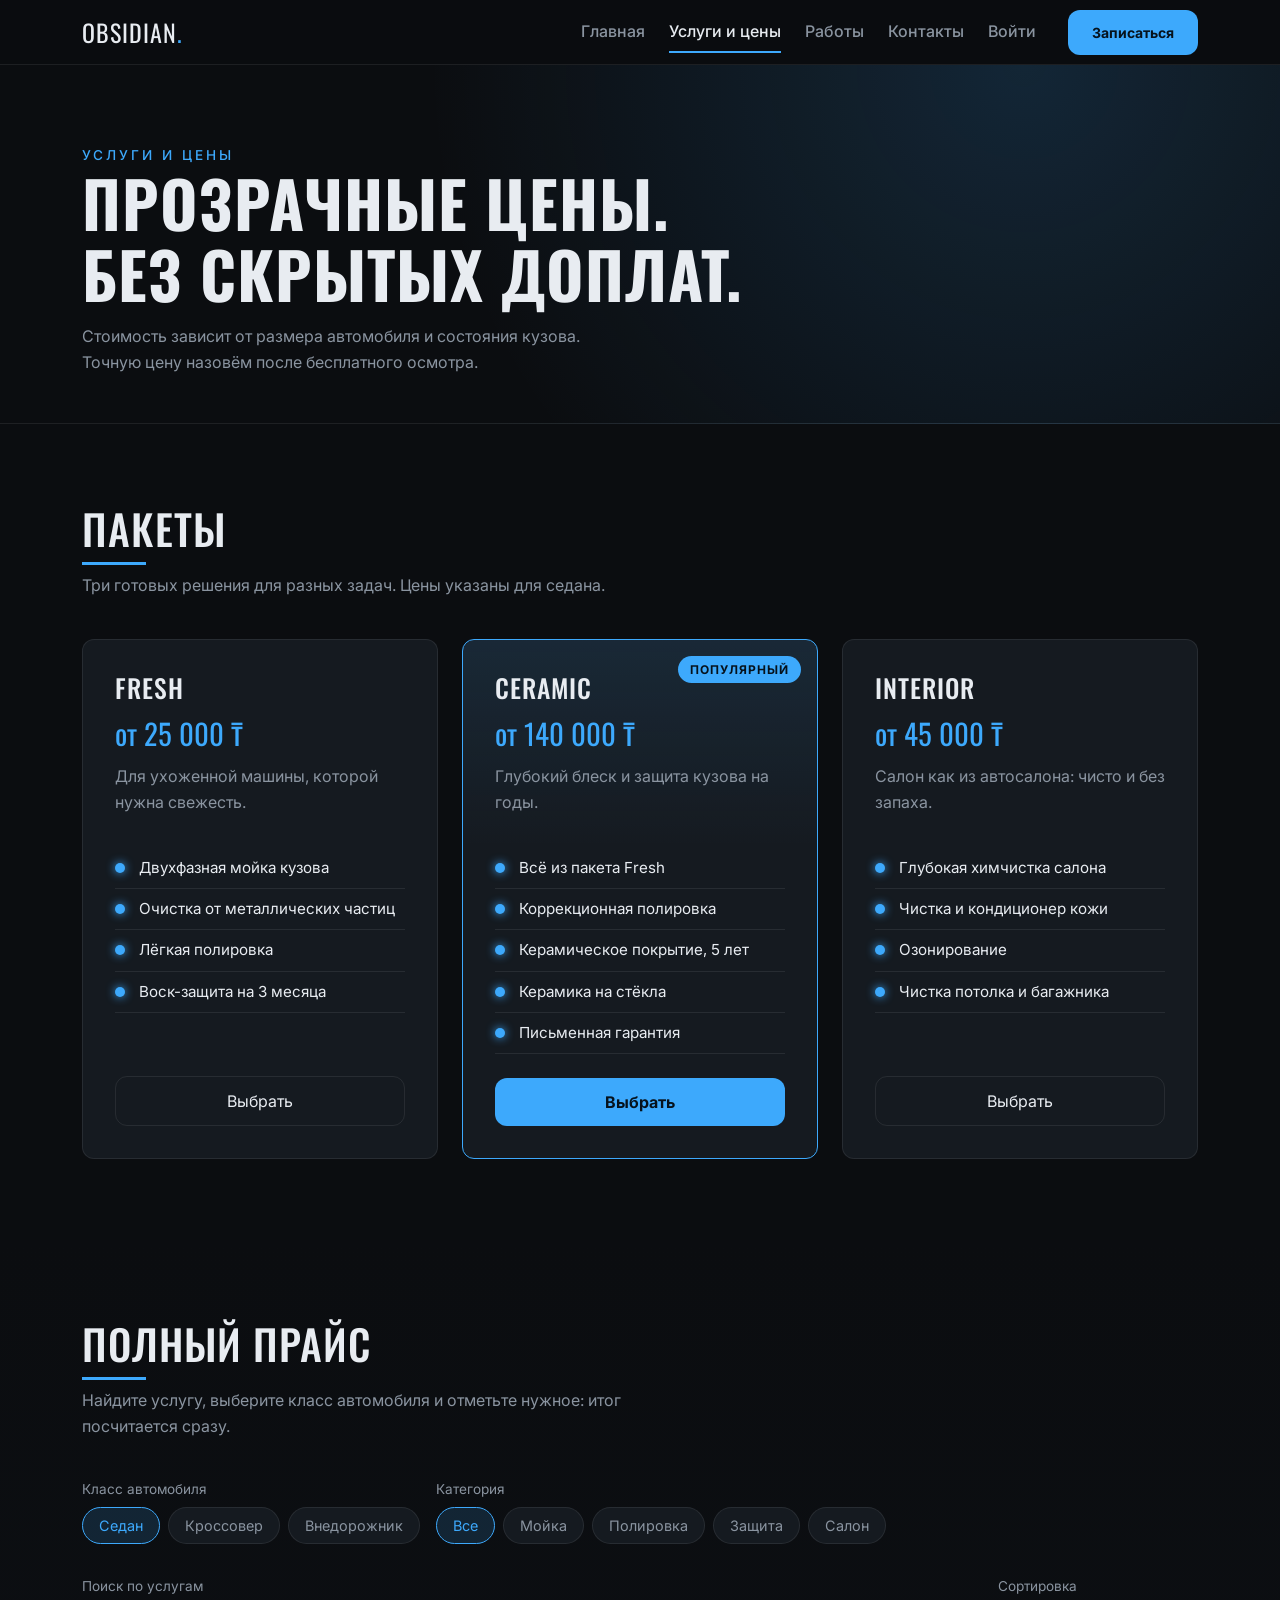
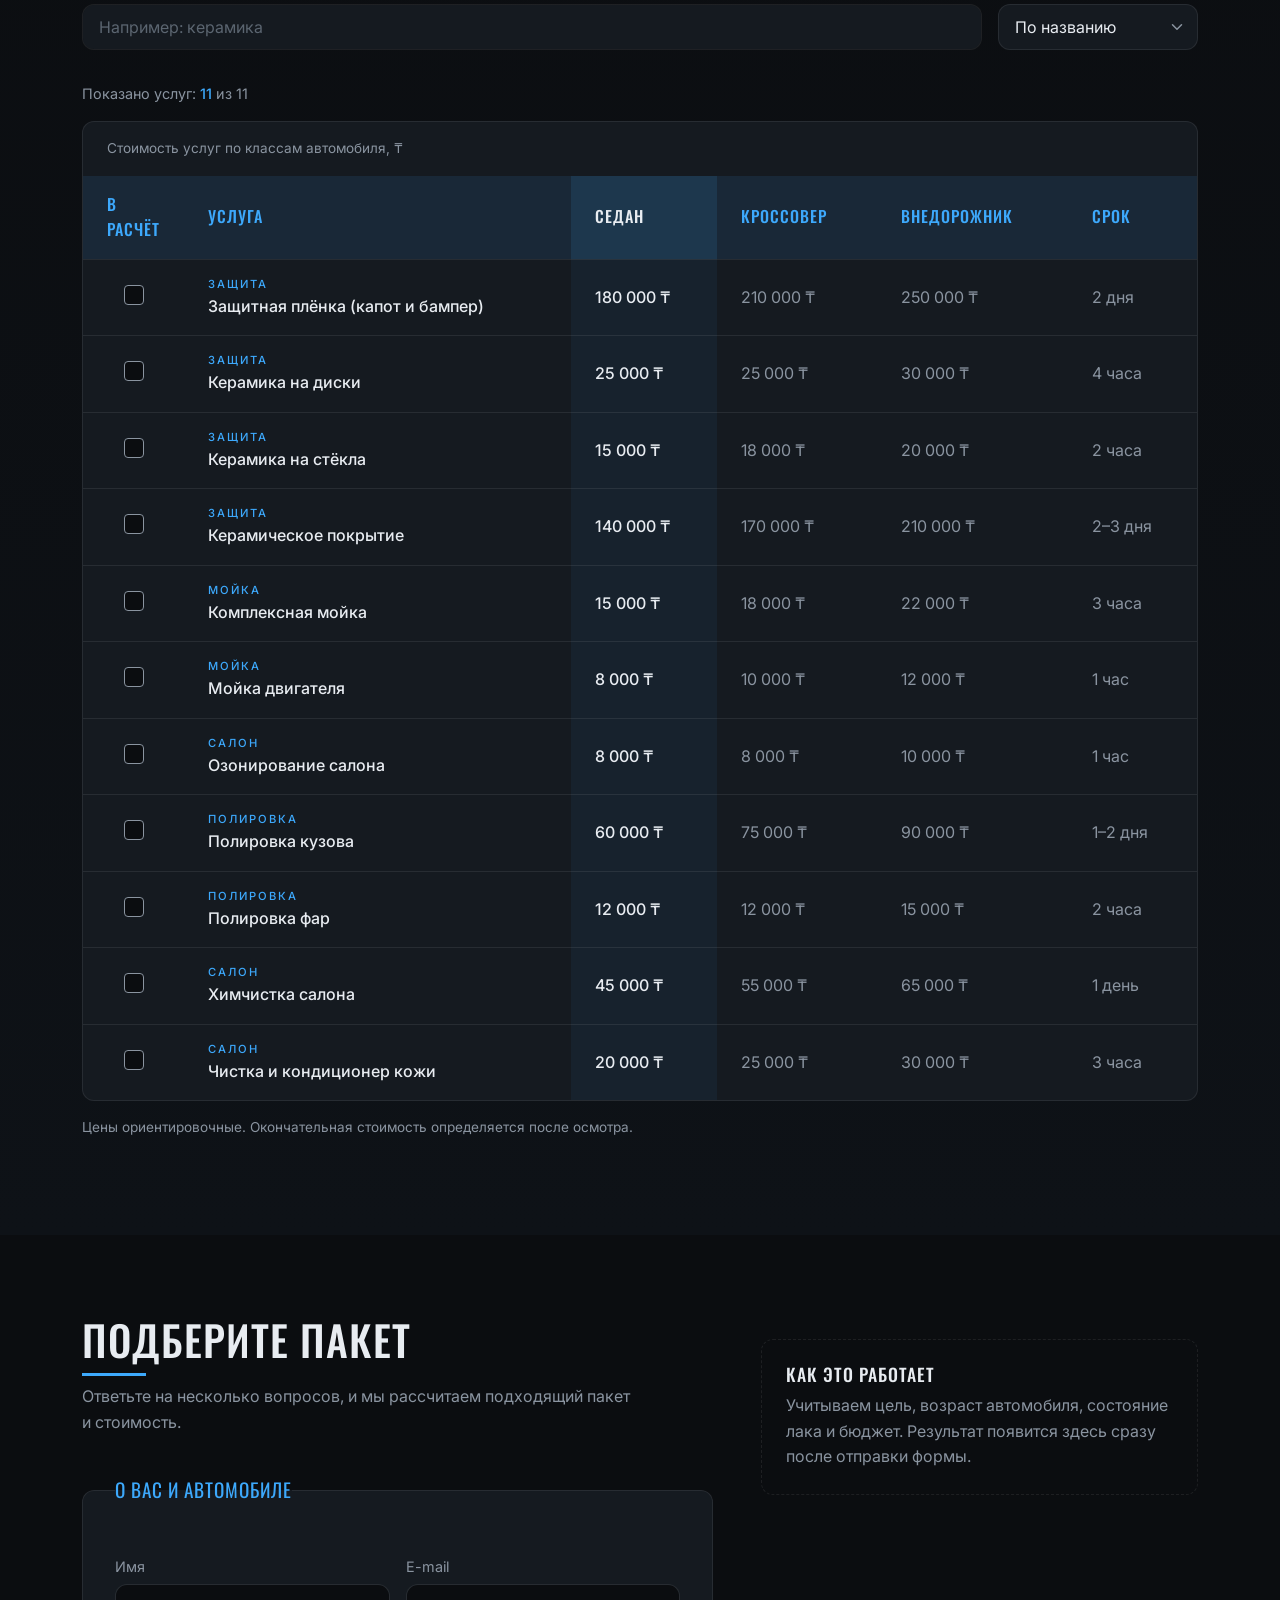
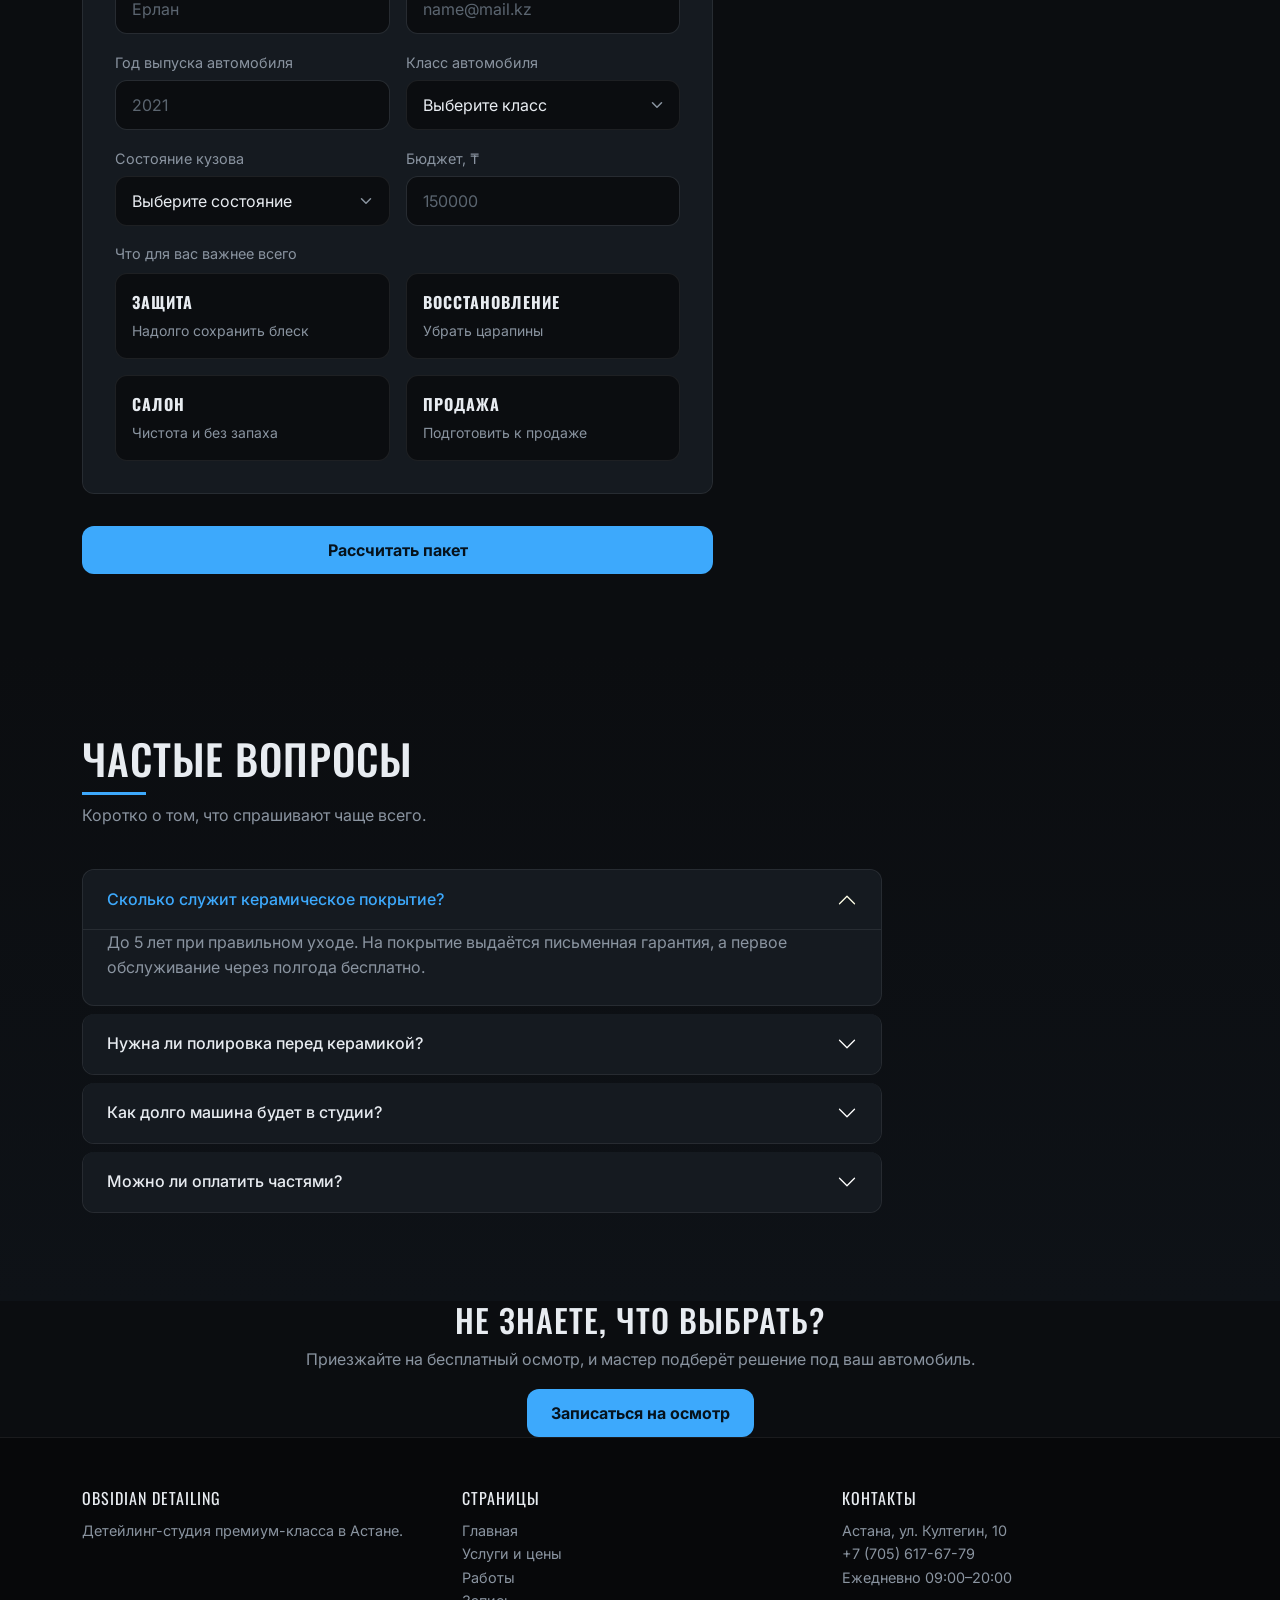
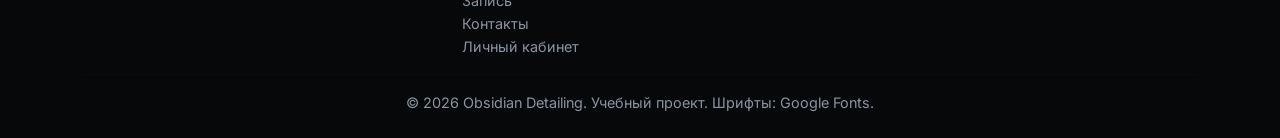
<file: services.html>
<!DOCTYPE html>
<html lang="ru">
<head>
  <meta charset="UTF-8">
  <meta name="viewport" content="width=device-width, initial-scale=1">
  <meta name="description" content="Услуги и цены Obsidian Detailing: мойка, полировка, керамика, химчистка и защитная плёнка в Астане.">
  <title>Obsidian Detailing | Услуги и цены</title>
  <link rel="icon" href="img/favicon.svg" type="image/svg+xml">

  <link rel="preconnect" href="https://fonts.googleapis.com">
  <link rel="preconnect" href="https://fonts.gstatic.com" crossorigin>
  <link href="https://fonts.googleapis.com/css2?family=Inter:wght@400;500;700&family=Oswald:wght@500;700&display=swap" rel="stylesheet">
  <link href="https://cdn.jsdelivr.net/npm/bootstrap@5.3.3/dist/css/bootstrap.min.css" rel="stylesheet">

  <link rel="stylesheet" href="css/style.css">
  <link rel="stylesheet" href="css/services.css">
  <link rel="stylesheet" href="css/forms.css">
  <link rel="stylesheet" href="css/tools.css">
</head>
<body>
  <a class="skip-link" href="#content">Перейти к содержимому</a>

  <nav class="navbar navbar-expand-lg sticky-top site-nav" data-bs-theme="dark" aria-label="Основное меню">
    <div class="container">
      <a class="navbar-brand" href="index.html">OBSIDIAN<span>.</span></a>
      <button class="navbar-toggler" type="button" data-bs-toggle="collapse"
              data-bs-target="#mainMenu" aria-controls="mainMenu"
              aria-expanded="false" aria-label="Открыть меню">
        <span class="navbar-toggler-icon"></span>
      </button>
      <div class="collapse navbar-collapse" id="mainMenu">
        <ul class="navbar-nav ms-auto align-items-lg-center gap-lg-2">
          <li class="nav-item"><a class="nav-link" href="index.html">Главная</a></li>
          <li class="nav-item"><a class="nav-link active" aria-current="page" href="services.html">Услуги и цены</a></li>
          <li class="nav-item"><a class="nav-link" href="works.html">Работы</a></li>
          <li class="nav-item"><a class="nav-link" href="contacts.html">Контакты</a></li>
          <li class="nav-item"><a class="nav-link" href="account.html" data-auth-link>Войти</a></li>
          <li class="nav-item ms-lg-3"><a class="btn btn-accent btn-sm" href="booking.html">Записаться</a></li>
        </ul>
      </div>
    </div>
  </nav>

  <main id="content">
    <header class="page-head">
      <div class="container">
        <p class="hero-tag fade-up">Услуги и цены</p>
        <h1 class="fade-up d2">Прозрачные цены.<br>Без скрытых доплат.</h1>
        <p class="fade-up d3">Стоимость зависит от размера автомобиля и состояния кузова. Точную цену назовём после бесплатного осмотра.</p>
      </div>
    </header>

    <section class="section">
      <div class="container">
        <h2 class="section-title reveal">Пакеты</h2>
        <p class="section-lead reveal">Три готовых решения для разных задач. Цены указаны для седана.</p>
        <div class="row g-4" id="packages"></div>
      </div>
    </section>

    <section class="section price-section" id="price">
      <div class="container">
        <h2 class="section-title reveal">Полный прайс</h2>
        <p class="section-lead reveal">Найдите услугу, выберите класс автомобиля и отметьте нужное: итог посчитается сразу.</p>

        <div class="toolbar">
          <div class="tool">
            <span class="tool-label" id="classLabel">Класс автомобиля</span>
            <div class="chips" id="classChips" role="group" aria-labelledby="classLabel">
              <button type="button" class="chip" data-cls="sedan" aria-pressed="true">Седан</button>
              <button type="button" class="chip" data-cls="crossover" aria-pressed="false">Кроссовер</button>
              <button type="button" class="chip" data-cls="suv" aria-pressed="false">Внедорожник</button>
            </div>
          </div>
          <div class="tool">
            <span class="tool-label" id="catLabel">Категория</span>
            <div class="chips" id="catChips" role="group" aria-labelledby="catLabel">
              <button type="button" class="chip" data-cat="all" aria-pressed="true">Все</button>
              <button type="button" class="chip" data-cat="wash" aria-pressed="false">Мойка</button>
              <button type="button" class="chip" data-cat="polish" aria-pressed="false">Полировка</button>
              <button type="button" class="chip" data-cat="protect" aria-pressed="false">Защита</button>
              <button type="button" class="chip" data-cat="interior" aria-pressed="false">Салон</button>
            </div>
          </div>
        </div>
        <div class="toolbar">
          <div class="tool grow">
            <label for="priceSearch">Поиск по услугам</label>
            <input type="search" id="priceSearch" class="form-control tool-input" placeholder="Например: керамика" autocomplete="off">
          </div>
          <div class="tool">
            <label for="priceSort">Сортировка</label>
            <select id="priceSort" class="form-select tool-input">
              <option value="name">По названию</option>
              <option value="asc">Сначала дешевле</option>
              <option value="desc">Сначала дороже</option>
              <option value="time">Сначала быстрее</option>
            </select>
          </div>
        </div>
        <p class="result-count" id="priceCount" aria-live="polite"></p>

        <div class="price-wrap" id="priceWrap">
          <table class="price-table">
            <caption>Стоимость услуг по классам автомобиля, ₸</caption>
            <thead id="priceHead">
              <tr>
                <th scope="col">В расчёт</th>
                <th scope="col">Услуга</th>
                <th scope="col" data-class="sedan">Седан</th>
                <th scope="col" data-class="crossover">Кроссовер</th>
                <th scope="col" data-class="suv">Внедорожник</th>
                <th scope="col">Срок</th>
              </tr>
            </thead>
            <tbody id="priceBody"></tbody>
          </table>
        </div>
        <div class="empty-state" id="priceEmpty" style="display:none">
          <strong>Услуга не найдена</strong>
          <span>Проверьте написание или сбросьте фильтры.</span><br>
          <button type="button" class="btn btn-ghost mt-3" id="resetFilters">Сбросить фильтры</button>
        </div>
        <p class="price-note">Цены ориентировочные. Окончательная стоимость определяется после осмотра.</p>

        <div class="cart-bar" id="cartBar" style="display:none" role="region" aria-label="Выбранные услуги" aria-live="polite">
          <div><span>Выбрано услуг: <b id="cartCount">0</b></span><span>Срок: <b id="cartHours">0 ч</b></span></div>
          <div class="cart-total"><span>Итого от</span><strong id="cartTotal">0 ₸</strong></div>
          <div class="cart-actions">
            <button type="button" class="btn btn-ghost btn-sm" id="cartClear">Очистить</button>
            <a href="booking.html" class="btn btn-accent btn-sm">Записаться</a>
          </div>
        </div>
      </div>
    </section>

    <section class="section" id="finder">
      <div class="container">
        <div class="row g-4 g-lg-5">
          <div class="col-12 col-lg-7">
            <h2 class="section-title reveal">Подберите пакет</h2>
            <p class="section-lead reveal">Ответьте на несколько вопросов, и мы рассчитаем подходящий пакет и стоимость.</p>
            <form id="finderForm" class="site-form" data-bs-theme="dark" novalidate>
              <fieldset>
                <legend>О вас и автомобиле</legend>
                <div class="row g-3">
                  <div class="col-12 col-md-6"><div class="field" data-field="name">
<label for="name" class="form-label">Имя</label>
<input type="text" class="form-control" id="name" name="name" placeholder="Ерлан" autocomplete="given-name">
<div class="field-error" id="name-error" role="alert"></div>
</div></div>
                  <div class="col-12 col-md-6"><div class="field" data-field="email">
<label for="email" class="form-label">E-mail</label>
<input type="email" class="form-control" id="email" name="email" placeholder="name@mail.kz" autocomplete="email">
<div class="field-error" id="email-error" role="alert"></div>
</div></div>
                  <div class="col-12 col-md-6"><div class="field" data-field="year">
<label for="year" class="form-label">Год выпуска автомобиля</label>
<input type="number" class="form-control" id="year" name="year" placeholder="2021" inputmode="numeric">
<div class="field-error" id="year-error" role="alert"></div>
</div></div>
                  <div class="col-12 col-md-6"><div class="field" data-field="carClass">
<label for="carClass" class="form-label">Класс автомобиля</label>
<select class="form-select" id="carClass" name="carClass">
  <option value="" selected>Выберите класс</option>
  <option value="sedan">Седан</option>
  <option value="crossover">Кроссовер</option>
  <option value="suv">Внедорожник</option>
</select>
<div class="field-error" id="carClass-error" role="alert"></div>
</div></div>
                  <div class="col-12 col-md-6"><div class="field" data-field="condition">
<label for="condition" class="form-label">Состояние кузова</label>
<select class="form-select" id="condition" name="condition">
  <option value="" selected>Выберите состояние</option>
  <option value="good">Хорошее, почти без царапин</option>
  <option value="medium">Есть мелкие царапины</option>
  <option value="bad">Глубокие царапины, потускнел лак</option>
</select>
<div class="field-error" id="condition-error" role="alert"></div>
</div></div>
                  <div class="col-12 col-md-6"><div class="field" data-field="budget">
<label for="budget" class="form-label">Бюджет, ₸</label>
<input type="number" class="form-control" id="budget" name="budget" placeholder="150000" inputmode="numeric">
<div class="field-error" id="budget-error" role="alert"></div>
</div></div>
                  <div class="col-12">
                    <div class="field" data-field="goal">
                      <p class="form-label mb-2" id="goalLabel">Что для вас важнее всего</p>
                      <div class="goal-grid" role="radiogroup" aria-labelledby="goalLabel">
                        <label class="class-option"><input type="radio" name="goal" value="protect"><span><b>Защита</b><small>Надолго сохранить блеск</small></span></label>
                        <label class="class-option"><input type="radio" name="goal" value="restore"><span><b>Восстановление</b><small>Убрать царапины</small></span></label>
                        <label class="class-option"><input type="radio" name="goal" value="interior"><span><b>Салон</b><small>Чистота и без запаха</small></span></label>
                        <label class="class-option"><input type="radio" name="goal" value="sell"><span><b>Продажа</b><small>Подготовить к продаже</small></span></label>
                      </div>
                      <div class="field-error" id="goal-error" role="alert"></div>
                    </div>
                  </div>
                </div>
              </fieldset>
              <button type="submit" class="btn btn-accent w-100">Рассчитать пакет</button>
            </form>
          </div>
          <div class="col-12 col-lg-5">
            <aside class="finder-result" id="finderResult" role="status" aria-live="polite">
              <span class="success-icon" aria-hidden="true">✓</span>
              <p class="text-muted-2 mb-1"><span id="fName"></span>, мы рекомендуем</p>
              <h3 id="fPackage"></h3>
              <p class="finder-price" id="fPrice"></p>
              <p class="text-muted-2" id="fBudget"></p>
              <ul id="fReasons"></ul>
              <a href="booking.html" class="btn btn-accent w-100">Записаться на осмотр</a>
            </aside>
            <aside class="finder-hint" aria-label="Подсказка">
              <h3>Как это работает</h3>
              <p class="text-muted-2 mb-0">Учитываем цель, возраст автомобиля, состояние лака и бюджет. Результат появится здесь сразу после отправки формы.</p>
            </aside>
          </div>
        </div>
      </div>
    </section>

    <section class="section faq-section">
      <div class="container">
        <h2 class="section-title reveal">Частые вопросы</h2>
        <p class="section-lead reveal">Коротко о том, что спрашивают чаще всего.</p>
        <div class="accordion faq" id="faq">
          <div class="accordion-item">
            <h3 class="accordion-header">
              <button class="accordion-button" type="button" data-bs-toggle="collapse" data-bs-target="#q1" aria-expanded="true" aria-controls="q1">Сколько служит керамическое покрытие?</button>
            </h3>
            <div id="q1" class="accordion-collapse collapse show" data-bs-parent="#faq">
              <div class="accordion-body">До 5 лет при правильном уходе. На покрытие выдаётся письменная гарантия, а первое обслуживание через полгода бесплатно.</div>
            </div>
          </div>
          <div class="accordion-item">
            <h3 class="accordion-header">
              <button class="accordion-button collapsed" type="button" data-bs-toggle="collapse" data-bs-target="#q2" aria-expanded="false" aria-controls="q2">Нужна ли полировка перед керамикой?</button>
            </h3>
            <div id="q2" class="accordion-collapse collapse" data-bs-parent="#faq">
              <div class="accordion-body">Да. Керамика закрепляет состояние лака, поэтому царапины и голограммы убираем заранее. Поэтому в пакет Ceramic входит коррекционная полировка.</div>
            </div>
          </div>
          <div class="accordion-item">
            <h3 class="accordion-header">
              <button class="accordion-button collapsed" type="button" data-bs-toggle="collapse" data-bs-target="#q3" aria-expanded="false" aria-controls="q3">Как долго машина будет в студии?</button>
            </h3>
            <div id="q3" class="accordion-collapse collapse" data-bs-parent="#faq">
              <div class="accordion-body">От 3 часов для мойки до 3 дней для полного комплекса. Срок называем заранее, а о ходе работ присылаем фотоотчёт.</div>
            </div>
          </div>
          <div class="accordion-item">
            <h3 class="accordion-header">
              <button class="accordion-button collapsed" type="button" data-bs-toggle="collapse" data-bs-target="#q4" aria-expanded="false" aria-controls="q4">Можно ли оплатить частями?</button>
            </h3>
            <div id="q4" class="accordion-collapse collapse" data-bs-parent="#faq">
              <div class="accordion-body">Да. Для крупных услуг, таких как керамика и плёнка, возможна предоплата 50 процентов, а остаток при выдаче.</div>
            </div>
          </div>
        </div>
      </div>
    </section>

    <section class="cta">
      <div class="container text-center">
        <h2>Не знаете, что выбрать?</h2>
        <p class="text-muted-2">Приезжайте на бесплатный осмотр, и мастер подберёт решение под ваш автомобиль.</p>
        <a href="booking.html" class="btn btn-accent">Записаться на осмотр</a>
      </div>
    </section>
  </main>

  <footer class="site-footer">
    <div class="container">
      <div class="row g-4">
        <div class="col-12 col-md-4">
          <p class="footer-title">Obsidian Detailing</p>
          <p>Детейлинг-студия премиум-класса в Астане.</p>
        </div>
        <div class="col-6 col-md-4">
          <p class="footer-title">Страницы</p>
          <ul class="list-unstyled mb-0">
            <li><a href="index.html">Главная</a></li>
            <li><a href="services.html">Услуги и цены</a></li>
            <li><a href="works.html">Работы</a></li>
            <li><a href="booking.html">Запись</a></li>
            <li><a href="contacts.html">Контакты</a></li>
            <li><a href="account.html">Личный кабинет</a></li>
          </ul>
        </div>
        <div class="col-6 col-md-4">
          <p class="footer-title">Контакты</p>
          <p class="mb-0">Астана, ул. Култегин, 10<br><a href="tel:+77056176779">+7 (705) 617-67-79</a><br>Ежедневно 09:00–20:00</p>
        </div>
      </div>
      <hr style="border-color: var(--line)">
      <p class="mb-0 text-center">© 2026 Obsidian Detailing. Учебный проект.  Шрифты: Google Fonts.</p>
    </div>
  </footer>

  <button type="button" class="to-top" aria-label="Наверх">↑</button>

  <script src="https://cdn.jsdelivr.net/npm/jquery@3.7.1/dist/jquery.min.js"></script>
  <script src="https://cdn.jsdelivr.net/npm/bootstrap@5.3.3/dist/js/bootstrap.bundle.min.js"></script>
  <script src="js/common.js"></script>
  <script src="js/auth.js"></script>
  <script src="js/data.js"></script>
  <script src="js/validate.js"></script>
  <script src="js/services.js"></script>
</body>
</html>
</file>
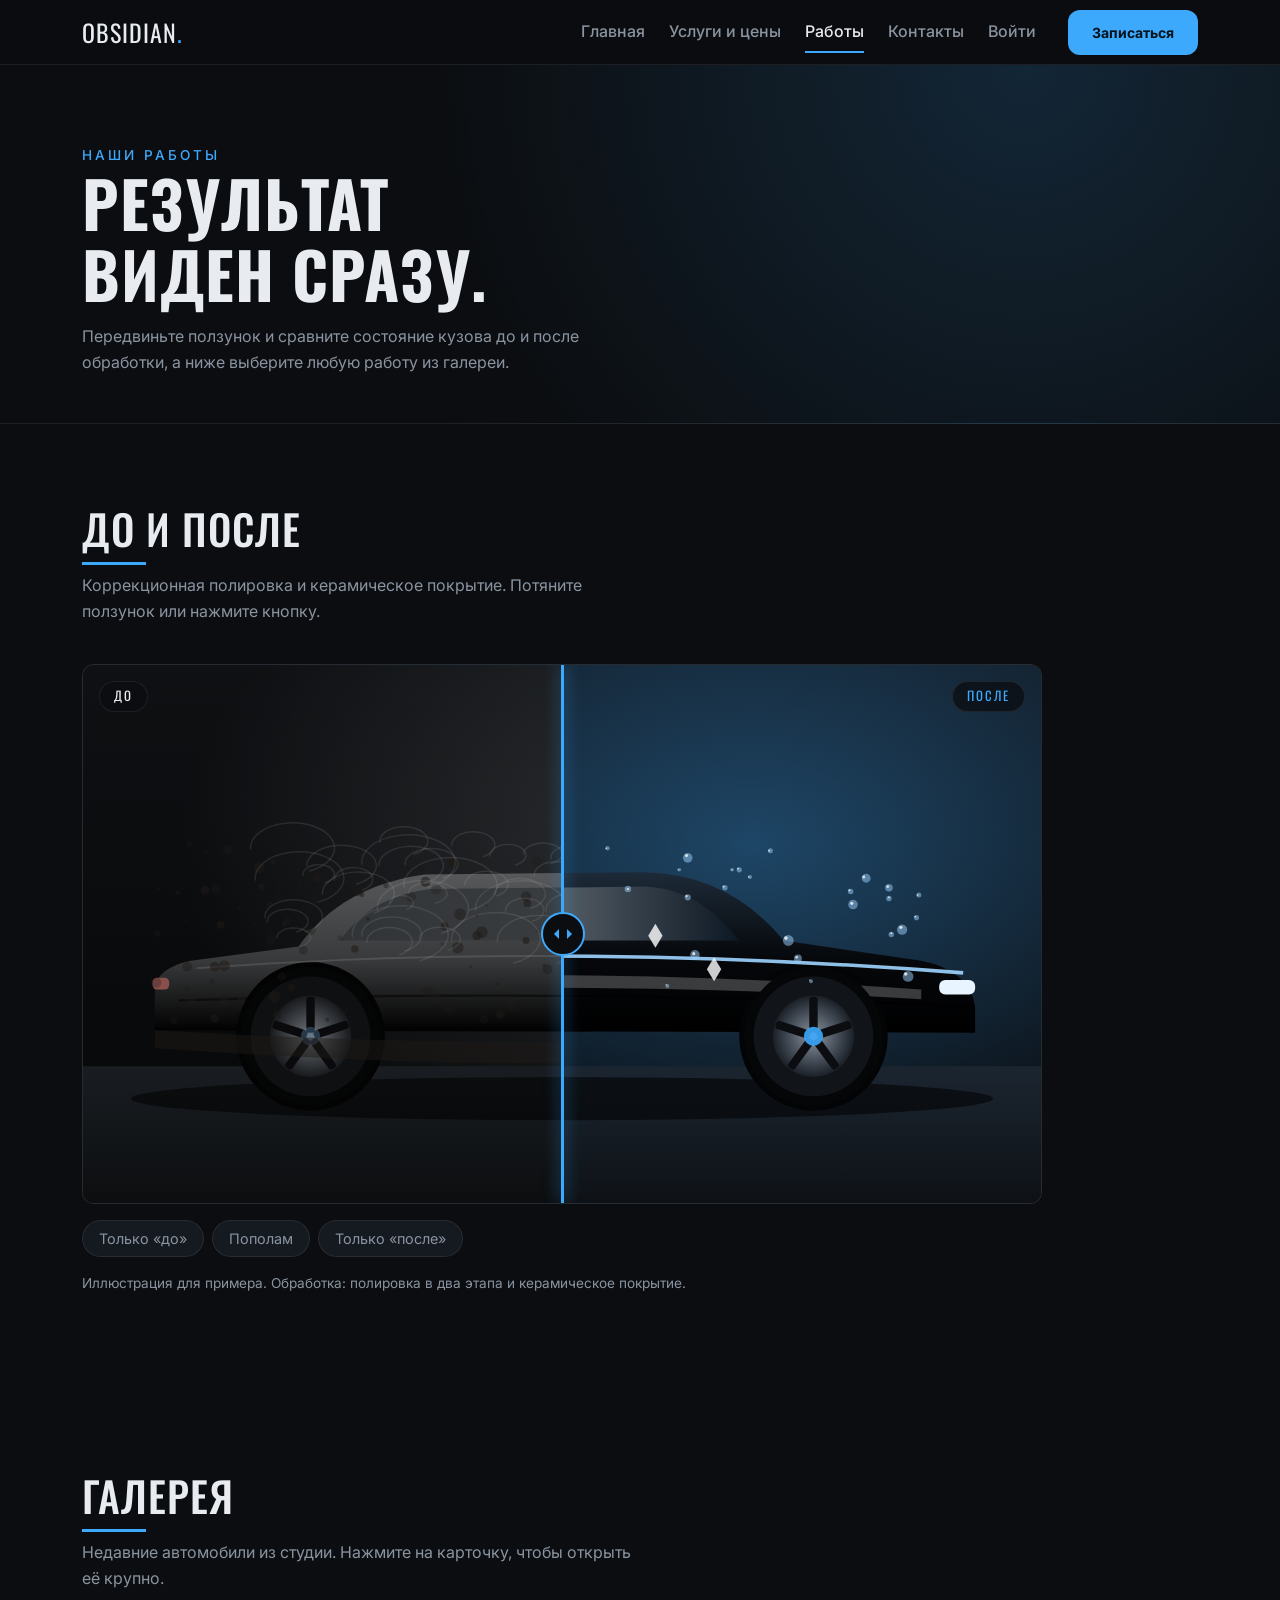
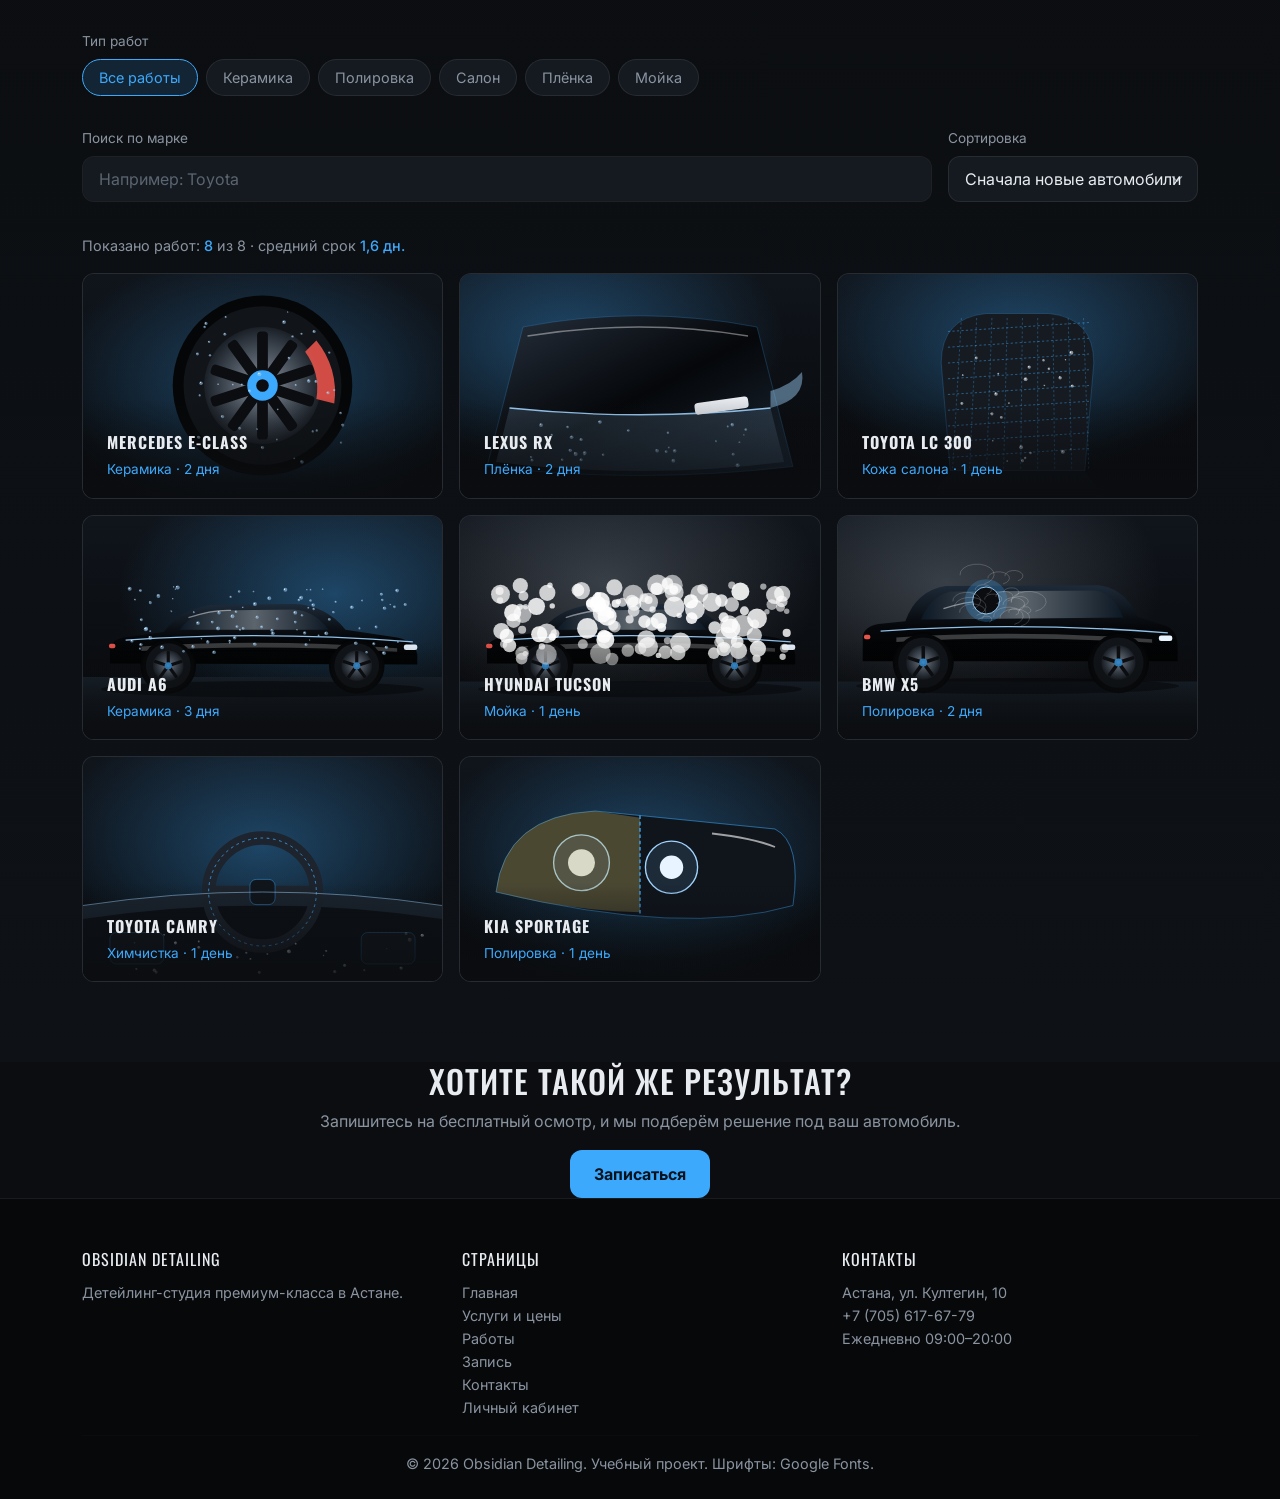
<file: works.html>
<!DOCTYPE html>
<html lang="ru">
<head>
  <meta charset="UTF-8">
  <meta name="viewport" content="width=device-width, initial-scale=1">
  <meta name="description" content="Наши работы: примеры полировки, керамики и химчистки Obsidian Detailing. Слайдер до и после.">
  <title>Obsidian Detailing | Работы</title>
  <link rel="icon" href="img/favicon.svg" type="image/svg+xml">

  <link rel="preconnect" href="https://fonts.googleapis.com">
  <link rel="preconnect" href="https://fonts.gstatic.com" crossorigin>
  <link href="https://fonts.googleapis.com/css2?family=Inter:wght@400;500;700&family=Oswald:wght@500;700&display=swap" rel="stylesheet">
  <link href="https://cdn.jsdelivr.net/npm/bootstrap@5.3.3/dist/css/bootstrap.min.css" rel="stylesheet">

  <link rel="stylesheet" href="css/style.css">
  <link rel="stylesheet" href="css/works.css">
  <link rel="stylesheet" href="css/tools.css">
</head>
<body>
  <a class="skip-link" href="#content">Перейти к содержимому</a>

  <nav class="navbar navbar-expand-lg sticky-top site-nav" data-bs-theme="dark" aria-label="Основное меню">
    <div class="container">
      <a class="navbar-brand" href="index.html">OBSIDIAN<span>.</span></a>
      <button class="navbar-toggler" type="button" data-bs-toggle="collapse"
              data-bs-target="#mainMenu" aria-controls="mainMenu"
              aria-expanded="false" aria-label="Открыть меню">
        <span class="navbar-toggler-icon"></span>
      </button>
      <div class="collapse navbar-collapse" id="mainMenu">
        <ul class="navbar-nav ms-auto align-items-lg-center gap-lg-2">
          <li class="nav-item"><a class="nav-link" href="index.html">Главная</a></li>
          <li class="nav-item"><a class="nav-link" href="services.html">Услуги и цены</a></li>
          <li class="nav-item"><a class="nav-link active" aria-current="page" href="works.html">Работы</a></li>
          <li class="nav-item"><a class="nav-link" href="contacts.html">Контакты</a></li>
          <li class="nav-item"><a class="nav-link" href="account.html" data-auth-link>Войти</a></li>
          <li class="nav-item ms-lg-3"><a class="btn btn-accent btn-sm" href="booking.html">Записаться</a></li>
        </ul>
      </div>
    </div>
  </nav>

  <main id="content">
    <header class="page-head">
      <div class="container">
        <p class="hero-tag fade-up">Наши работы</p>
        <h1 class="fade-up d2">Результат<br>виден сразу.</h1>
        <p class="fade-up d3">Передвиньте ползунок и сравните состояние кузова до и после обработки, а ниже выберите любую работу из галереи.</p>
      </div>
    </header>

    <section class="section">
      <div class="container">
        <h2 class="section-title reveal">До и после</h2>
        <p class="section-lead reveal">Коррекционная полировка и керамическое покрытие. Потяните ползунок или нажмите кнопку.</p>
        <div class="ba" role="group" aria-label="Сравнение автомобиля до и после обработки">
          <div class="ba-layer ba-after"><img src="img/after.svg" alt="Седан после полировки и керамики: глубокий блеск, капли воды на кузове" width="800" height="500"></div>
          <div class="ba-layer ba-before"><img src="img/before.svg" alt="Тот же седан до обработки: матовый кузов, пыль и мелкие царапины" width="800" height="500"></div>
          <span class="ba-label ba-label-before">До</span>
          <span class="ba-label ba-label-after">После</span>
          <input class="ba-range" type="range" min="0" max="100" value="50" aria-label="Положение ползунка до и после">
          <div class="ba-handle" aria-hidden="true"><span></span></div>
        </div>
        <div class="ba-presets" id="baPresets" role="group" aria-label="Быстрый выбор положения ползунка">
          <button type="button" class="chip" data-pos="100">Только «до»</button>
          <button type="button" class="chip" data-pos="50">Пополам</button>
          <button type="button" class="chip" data-pos="0">Только «после»</button>
        </div>
        <p class="ba-note">Иллюстрация для примера. Обработка: полировка в два этапа и керамическое покрытие.</p>
      </div>
    </section>

    <section class="section gallery-section" id="gallery-section">
      <div class="container">
        <h2 class="section-title reveal">Галерея</h2>
        <p class="section-lead reveal">Недавние автомобили из студии. Нажмите на карточку, чтобы открыть её крупно.</p>
        <div class="toolbar">
          <div class="tool">
            <span class="tool-label" id="workChipsLabel">Тип работ</span>
            <div class="chips" id="workChips" role="group" aria-labelledby="workChipsLabel">
              <button type="button" class="chip" data-service="all" aria-pressed="true">Все работы</button>
              <button type="button" class="chip" data-service="ceramic" aria-pressed="false">Керамика</button>
              <button type="button" class="chip" data-service="polish" aria-pressed="false">Полировка</button>
              <button type="button" class="chip" data-service="interior" aria-pressed="false">Салон</button>
              <button type="button" class="chip" data-service="ppf" aria-pressed="false">Плёнка</button>
              <button type="button" class="chip" data-service="wash" aria-pressed="false">Мойка</button>
            </div>
          </div>
        </div>
        <div class="toolbar">
          <div class="tool grow">
            <label for="workSearch">Поиск по марке</label>
            <input type="search" id="workSearch" class="form-control tool-input" placeholder="Например: Toyota" autocomplete="off">
          </div>
          <div class="tool">
            <label for="workSort">Сортировка</label>
            <select id="workSort" class="form-select tool-input">
              <option value="new">Сначала новые автомобили</option>
              <option value="fast">Сначала быстрые работы</option>
              <option value="slow">Сначала долгие работы</option>
            </select>
          </div>
        </div>
        <p class="result-count" id="galleryCount" aria-live="polite"></p>
        <div class="gallery" id="gallery"></div>
      </div>
    </section>

    <section class="cta">
      <div class="container text-center">
        <h2>Хотите такой же результат?</h2>
        <p class="text-muted-2">Запишитесь на бесплатный осмотр, и мы подберём решение под ваш автомобиль.</p>
        <a href="booking.html" class="btn btn-accent">Записаться</a>
      </div>
    </section>

    <div class="lightbox" id="lightbox" role="dialog" aria-modal="true" aria-labelledby="lbTitle" aria-hidden="true" style="display:none">
      <div class="lb-inner">
        <button type="button" class="lb-btn lb-close" id="lbClose" aria-label="Закрыть">×</button>
        <button type="button" class="lb-btn lb-prev" id="lbPrev" aria-label="Предыдущее фото">‹</button>
        <img id="lbImg" src="img/work1.svg" alt="" width="800" height="500">
        <button type="button" class="lb-btn lb-next" id="lbNext" aria-label="Следующее фото">›</button>
        <div class="lb-caption"><h3 id="lbTitle"></h3><p id="lbMeta"></p></div>
      </div>
    </div>
  </main>

  <footer class="site-footer">
    <div class="container">
      <div class="row g-4">
        <div class="col-12 col-md-4">
          <p class="footer-title">Obsidian Detailing</p>
          <p>Детейлинг-студия премиум-класса в Астане.</p>
        </div>
        <div class="col-6 col-md-4">
          <p class="footer-title">Страницы</p>
          <ul class="list-unstyled mb-0">
            <li><a href="index.html">Главная</a></li>
            <li><a href="services.html">Услуги и цены</a></li>
            <li><a href="works.html">Работы</a></li>
            <li><a href="booking.html">Запись</a></li>
            <li><a href="contacts.html">Контакты</a></li>
            <li><a href="account.html">Личный кабинет</a></li>
          </ul>
        </div>
        <div class="col-6 col-md-4">
          <p class="footer-title">Контакты</p>
          <p class="mb-0">Астана, ул. Култегин, 10<br><a href="tel:+77056176779">+7 (705) 617-67-79</a><br>Ежедневно 09:00–20:00</p>
        </div>
      </div>
      <hr style="border-color: var(--line)">
      <p class="mb-0 text-center">© 2026 Obsidian Detailing. Учебный проект.  Шрифты: Google Fonts.</p>
    </div>
  </footer>

  <button type="button" class="to-top" aria-label="Наверх">↑</button>

  <script src="https://cdn.jsdelivr.net/npm/jquery@3.7.1/dist/jquery.min.js"></script>
  <script src="https://cdn.jsdelivr.net/npm/bootstrap@5.3.3/dist/js/bootstrap.bundle.min.js"></script>
  <script src="js/common.js"></script>
  <script src="js/auth.js"></script>
  <script src="js/works.js"></script>
</body>
</html>
</file>
<file: css/style.css>
:root {
  --bg: #0B0D10;
  --card: #151A20;
  --accent: #3DA9FC;
  --text: #E8ECF1;
  --muted: #8A94A0;
  --line: rgba(255, 255, 255, 0.08);
  --danger: #FF6B63;
  --ok: #3DDC97;
  --radius: 12px;
  --space: 8px;
  --font-head: 'Oswald', sans-serif;
  --font-body: 'Inter', sans-serif;
}

body {
  background: var(--bg);
  color: var(--text);
  font-family: var(--font-body);
  line-height: 1.6;
  overflow-x: hidden;
}
h1, h2, h3, h4, .navbar-brand {
  font-family: var(--font-head);
  text-transform: uppercase;
  letter-spacing: 1px;
}
img { max-width: 100%; height: auto; }
a { color: var(--accent); }
.text-muted-2 { color: var(--muted); }

.site-nav {
  background: rgba(11, 13, 16, 0.85);
  backdrop-filter: blur(10px);
  border-bottom: 1px solid var(--line);
}
.site-nav .navbar-brand { font-size: 1.5rem; color: var(--text); }
.site-nav .navbar-brand span { color: var(--accent); }
.site-nav .nav-link {
  color: var(--muted);
  font-weight: 500;
  position: relative;
  transition: color 0.3s;
}
.site-nav .nav-link:hover,
.site-nav .nav-link.active { color: var(--text); }
.site-nav .nav-link::after {
  content: "";
  position: absolute;
  left: 0.5rem; right: 0.5rem; bottom: 0;
  height: 2px;
  background: var(--accent);
  transform: scaleX(0);
  transition: transform 0.3s;
}
.site-nav .nav-link:hover::after,
.site-nav .nav-link.active::after { transform: scaleX(1); }

.btn-accent {
  background: var(--accent);
  color: #06121C;
  font-weight: 700;
  border: 0;
  border-radius: var(--radius);
  padding: calc(var(--space) * 1.5) calc(var(--space) * 3);
  transition: transform 0.3s, box-shadow 0.3s;
}
.btn-accent:hover {
  background: var(--accent);
  color: #06121C;
  transform: translateY(-3px);
  box-shadow: 0 8px 24px rgba(61, 169, 252, 0.4);
}
.btn-ghost {
  background: transparent;
  color: var(--text);
  border: 1px solid var(--line);
  border-radius: var(--radius);
  padding: calc(var(--space) * 1.5) calc(var(--space) * 3);
  transition: border-color 0.3s, color 0.3s;
}
.btn-ghost:hover { border-color: var(--accent); color: var(--accent); }

.section { padding: calc(var(--space) * 10) 0; }
.section-title { font-size: clamp(1.8rem, 4vw, 2.6rem); margin-bottom: calc(var(--space) * 1); }
.section-title::after {
  content: "";
  display: block;
  width: 64px; height: 3px;
  margin-top: var(--space);
  background: var(--accent);
}
.section-lead { color: var(--muted); max-width: 560px; margin-bottom: calc(var(--space) * 5); }

.card-gloss {
  position: relative;
  overflow: hidden;
  height: 100%;
  background: var(--card);
  border: 1px solid var(--line);
  border-radius: var(--radius);
  padding: calc(var(--space) * 4);
  transition: transform 0.3s, border-color 0.3s;
}
.card-gloss::after {
  content: "";
  position: absolute;
  top: 0; left: -120%;
  width: 60%; height: 100%;
  background: linear-gradient(105deg, transparent, rgba(255, 255, 255, 0.12), transparent);
  transform: skewX(-20deg);
  transition: left 0.7s;
}
.card-gloss:hover { transform: translateY(-6px); border-color: var(--accent); }
.card-gloss:hover::after { left: 140%; }

.site-footer {
  background: #07080A;
  border-top: 1px solid var(--line);
  padding: calc(var(--space) * 6) 0 calc(var(--space) * 3);
  color: var(--muted);
  font-size: 0.9rem;
}
.site-footer h5 { color: var(--text); font-size: 1rem; }
.site-footer a { color: var(--muted); text-decoration: none; }
.site-footer a:hover { color: var(--accent); }

@keyframes fadeUp {
  from { opacity: 0; transform: translateY(24px); }
  to   { opacity: 1; transform: none; }
}
.fade-up { animation: fadeUp 0.8s ease both; }
.fade-up.d2 { animation-delay: 0.2s; }
.fade-up.d3 { animation-delay: 0.4s; }

@media (max-width: 768px) {
  .section { padding: calc(var(--space) * 6) 0; }
  .card-gloss { padding: calc(var(--space) * 3); }
}

/* ---------- page header (inner pages) ---------- */
.page-head {
  padding: calc(var(--space) * 10) 0 calc(var(--space) * 6);
  background:
    radial-gradient(circle at 80% 0, rgba(61,169,252,0.16), transparent 55%),
    var(--bg);
  border-bottom: 1px solid var(--line);
}
.page-head .hero-tag {
  color: var(--accent);
  text-transform: uppercase;
  letter-spacing: 3px;
  font-size: 0.85rem;
  font-weight: 500;
}
.page-head h1 {
  font-size: clamp(2.2rem, 6vw, 4rem);
  font-weight: 700;
  line-height: 1.1;
  margin-bottom: calc(var(--space) * 2);
}
.page-head p { color: var(--muted); max-width: 560px; margin-bottom: 0; }
@media (max-width: 768px) {
  .page-head { padding: calc(var(--space) * 6) 0 calc(var(--space) * 4); }
}

/* ---------- endterm: accessibility ---------- */
:focus-visible { outline: 3px solid var(--accent); outline-offset: 3px; border-radius: 4px; }
.skip-link {
  position: absolute; left: -999px; top: 8px; z-index: 2000;
  background: var(--accent); color: #06121C; font-weight: 700;
  padding: var(--space) calc(var(--space) * 2); border-radius: var(--radius);
}
.skip-link:focus { left: 8px; }
.btn-accent.active, .btn-accent[aria-current="page"] {
  background: var(--accent); color: #06121C;
  box-shadow: 0 0 0 2px var(--bg), 0 0 0 4px var(--accent);
}
.footer-title { color: var(--text); font-family: var(--font-head); text-transform: uppercase; letter-spacing: 1px; font-size: 1rem; margin-bottom: var(--space); }

/* ---------- endterm: shared states and effects ---------- */
.site-nav { transition: background 0.3s, box-shadow 0.3s; }
.site-nav.scrolled { background: rgba(7, 8, 10, 0.96); box-shadow: 0 8px 24px rgba(0, 0, 0, 0.45); }
.reveal { position: relative; }
.to-top {
  position: fixed; right: 16px; bottom: 16px; z-index: 1030;
  display: none; width: 48px; height: 48px;
  background: var(--card); color: var(--accent);
  border: 1px solid var(--accent); border-radius: 50%;
  font-size: 1.3rem; line-height: 1;
  transition: transform 0.3s, box-shadow 0.3s, background 0.3s;
}
.to-top:hover { transform: translateY(-4px); box-shadow: 0 8px 24px rgba(61, 169, 252, 0.4); background: rgba(61, 169, 252, 0.15); }

.toolbar { display: flex; flex-wrap: wrap; gap: calc(var(--space) * 2); align-items: flex-end; margin-bottom: calc(var(--space) * 4); }
.toolbar .tool { display: flex; flex-direction: column; gap: 6px; min-width: 0; }
.toolbar .tool.grow { flex: 1 1 220px; }
.toolbar label, .toolbar .tool-label { color: var(--muted); font-size: 0.85rem; }
.chips { display: flex; flex-wrap: wrap; gap: var(--space); }
.chip {
  background: var(--card); color: var(--muted);
  border: 1px solid var(--line); border-radius: 999px;
  padding: 6px 16px; font-size: 0.9rem; cursor: pointer;
  transition: border-color 0.3s, color 0.3s, background 0.3s, transform 0.3s;
}
.chip:hover { border-color: var(--accent); color: var(--text); transform: translateY(-2px); }
.chip[aria-pressed="true"] { background: rgba(61, 169, 252, 0.15); border-color: var(--accent); color: var(--accent); }
.empty-state {
  padding: calc(var(--space) * 6) calc(var(--space) * 3);
  text-align: center; color: var(--muted);
  border: 1px dashed var(--line); border-radius: var(--radius);
}
.empty-state strong { display: block; color: var(--text); font-family: var(--font-head); text-transform: uppercase; letter-spacing: 1px; margin-bottom: var(--space); }
.result-count { color: var(--muted); font-size: 0.9rem; margin-bottom: calc(var(--space) * 2); }
.result-count b { color: var(--accent); font-weight: 500; }
</file>
<file: css/home.css>
.hero {
  position: relative;
  overflow: hidden;
  min-height: 88vh;
  display: flex;
  align-items: center;
  padding: calc(var(--space) * 8) 0;
  background-color: #10151C;
  background-image:
    linear-gradient(90deg, rgba(11,13,16,0.95) 25%, rgba(11,13,16,0.35)),
    url("../img/hero.svg");
  background-size: cover;
  background-position: center;
}
.hero::before {
  content: "";
  position: absolute;
  top: -50%; left: -60%;
  width: 40%; height: 200%;
  background: linear-gradient(100deg, transparent, rgba(61,169,252,0.18), transparent);
  transform: rotate(15deg);
  animation: sweep 9s ease-in-out infinite;
}
@keyframes sweep {
  0%   { left: -60%; }
  60%, 100% { left: 130%; }
}
.hero-tag {
  color: var(--accent);
  text-transform: uppercase;
  letter-spacing: 3px;
  font-size: 0.85rem;
  font-weight: 500;
}
.hero-title {
  font-size: clamp(2.4rem, 7vw, 5rem);
  font-weight: 700;
  line-height: 1.05;
  margin-bottom: calc(var(--space) * 3);
}
.hero-title span { color: var(--accent); }
.hero-text {
  max-width: 520px;
  color: var(--muted);
  font-size: 1.1rem;
  margin-bottom: calc(var(--space) * 4);
}

.stats { background: var(--card); border-block: 1px solid var(--line); padding: calc(var(--space) * 5) 0; }
.stats-grid {
  display: grid;
  grid-template-columns: repeat(4, 1fr);
  gap: calc(var(--space) * 3);
  text-align: center;
}
.stats-grid strong {
  display: block;
  font-family: var(--font-head);
  font-size: clamp(1.6rem, 4vw, 2.6rem);
  color: var(--accent);
}
.stats-grid span { color: var(--muted); font-size: 0.9rem; }

.icon {
  display: inline-block;
  font-family: var(--font-head);
  font-size: 2rem;
  color: var(--accent);
  margin-bottom: var(--space);
}
.card-gloss h3 { font-size: 1.25rem; }

.process { background: linear-gradient(180deg, var(--bg), #0E1217); }
.steps {
  list-style: none;
  padding: 0;
  margin: 0;
  display: flex;
  gap: calc(var(--space) * 3);
  counter-reset: step;
}
.steps li {
  flex: 1;
  position: relative;
  padding: calc(var(--space) * 3);
  border-top: 2px solid var(--accent);
  background: var(--card);
  border-radius: 0 0 var(--radius) var(--radius);
  counter-increment: step;
}
.steps li::before {
  content: "0" counter(step);
  display: block;
  font-family: var(--font-head);
  font-size: 1.6rem;
  color: var(--accent);
}
.steps b { display: block; font-family: var(--font-head); text-transform: uppercase; letter-spacing: 1px; }
.steps span { color: var(--muted); font-size: 0.95rem; }

.review blockquote { font-size: 1.05rem; margin-bottom: calc(var(--space) * 2); }
.review blockquote::before { content: "“"; display: block; font-family: var(--font-head); font-size: 3rem; line-height: 1; color: var(--accent); }
.review figcaption { color: var(--muted); font-size: 0.9rem; }

.cta { padding: calc(var(--space) * 10) 0; background: radial-gradient(circle at 50% 0, rgba(61,169,252,0.18), transparent 60%), var(--bg); }
.cta h2 { font-size: clamp(1.8rem, 4vw, 2.8rem); }
.cta p { margin-bottom: calc(var(--space) * 3); }

@media (max-width: 768px) {
  .hero { min-height: 80vh; }
  .stats-grid { grid-template-columns: repeat(2, 1fr); }
  .steps { flex-direction: column; }
}

@media (max-width: 480px) {
  .hero-text { font-size: 1rem; }
  .hero .btn { width: 100%; }
}
/* ---------- endterm: home ---------- */
.scroll-cue {
  display: inline-flex; align-items: center; gap: calc(var(--space) * 1.5);
  margin-top: calc(var(--space) * 6);
  color: var(--muted); font-size: 0.85rem; letter-spacing: 2px; text-transform: uppercase; text-decoration: none;
  transition: color 0.3s;
}
.scroll-cue span {
  position: relative; width: 22px; height: 36px;
  border: 2px solid currentColor; border-radius: 12px;
}
.scroll-cue span::after {
  content: ""; position: absolute; left: 50%; top: 6px; width: 4px; height: 8px; margin-left: -2px;
  background: var(--accent); border-radius: 2px; animation: wheel 1.6s ease-in-out infinite;
}
@keyframes wheel { 0% { opacity: 1; transform: translateY(0); } 80%, 100% { opacity: 0; transform: translateY(12px); } }
.scroll-cue:hover { color: var(--accent); }

.review-top { display: flex; justify-content: space-between; align-items: center; gap: var(--space); margin-bottom: var(--space); }
.stars { color: var(--accent); letter-spacing: 2px; }
.review-tag {
  font-size: 0.75rem; text-transform: uppercase; letter-spacing: 1px; color: var(--muted);
  border: 1px solid var(--line); border-radius: 999px; padding: 2px 10px;
}
.review blockquote { margin-bottom: calc(var(--space) * 2); }
.review blockquote::before { display: none; }
@media (prefers-reduced-motion: reduce) { .scroll-cue span::after, .hero::before { animation: none; } }
</file>
<file: css/tools.css>
/* Search / select controls used in the toolbars (reviews, price list, gallery, quick answers) */
.tool-input.form-control, .tool-input.form-select {
  background-color: var(--card);
  border: 1px solid var(--line);
  border-radius: var(--radius);
  color: var(--text);
  padding: calc(var(--space) * 1.25) calc(var(--space) * 2);
  min-width: 200px;
  transition: border-color 0.3s, box-shadow 0.3s;
}
.tool-input.form-select {
  background-image: url("data:image/svg+xml,%3csvg xmlns='http://www.w3.org/2000/svg' viewBox='0 0 16 16'%3e%3cpath fill='none' stroke='%238A94A0' stroke-linecap='round' stroke-linejoin='round' stroke-width='2' d='m2 5 6 6 6-6'/%3e%3c/svg%3e");
}
.tool-input.form-control::placeholder { color: #5B6570; }
.tool-input:hover { border-color: rgba(61, 169, 252, 0.5); }
.tool-input:focus { background-color: var(--card); border-color: var(--accent); box-shadow: 0 0 0 3px rgba(61, 169, 252, 0.25); color: var(--text); }
.tool-input option { background: var(--card); color: var(--text); }
.tool .tool-input { width: 100%; }
@media (max-width: 480px) { .tool-input.form-control, .tool-input.form-select { min-width: 0; } .toolbar .tool { width: 100%; } }
</file>
<file: css/forms.css>
/* Shared dark form styling: booking, contacts, package finder */
.site-form fieldset {
  margin: 0 0 calc(var(--space) * 4);
  padding: calc(var(--space) * 4);
  background: var(--card);
  border: 1px solid var(--line);
  border-radius: var(--radius);
  min-width: 0;
}
.site-form legend {
  float: none; width: auto;
  margin: 0 0 calc(var(--space) * 2); padding: 0;
  font-family: var(--font-head); font-size: 1.2rem;
  text-transform: uppercase; letter-spacing: 1px; color: var(--accent);
}
.site-form .form-label { color: var(--muted); font-size: 0.9rem; margin-bottom: 6px; }
.site-form .form-control,
.site-form .form-select {
  background-color: var(--bg);
  border: 1px solid var(--line);
  border-radius: var(--radius);
  color: var(--text);
  padding: calc(var(--space) * 1.5) calc(var(--space) * 2);
  transition: border-color 0.3s, box-shadow 0.3s;
  background-image: none;
}
.site-form .form-select { background-image: url("data:image/svg+xml,%3csvg xmlns='http://www.w3.org/2000/svg' viewBox='0 0 16 16'%3e%3cpath fill='none' stroke='%238A94A0' stroke-linecap='round' stroke-linejoin='round' stroke-width='2' d='m2 5 6 6 6-6'/%3e%3c/svg%3e"); background-repeat: no-repeat; background-position: right 0.9rem center; background-size: 16px 12px; }
.site-form .form-control::placeholder { color: #5B6570; }
.site-form .form-control:hover, .site-form .form-select:hover { border-color: rgba(61, 169, 252, 0.5); }
.site-form .form-control:focus,
.site-form .form-select:focus {
  background-color: var(--bg); border-color: var(--accent);
  box-shadow: 0 0 0 3px rgba(61, 169, 252, 0.25); color: var(--text);
}
.site-form input[type="date"] { color-scheme: dark; }
.site-form .form-check-input { background-color: var(--bg); border-color: var(--muted); cursor: pointer; }
.site-form .form-check-input:checked { background-color: var(--accent); border-color: var(--accent); }
.site-form .form-check-input:focus { box-shadow: 0 0 0 3px rgba(61, 169, 252, 0.35); border-color: var(--accent); }

/* error state: text under the field, never an alert() */
.site-form .is-invalid, .site-form .form-control.is-invalid, .site-form .form-select.is-invalid {
  border-color: var(--danger, #FF6B63); background-image: none;
}
.site-form .form-select.is-invalid { background-image: url("data:image/svg+xml,%3csvg xmlns='http://www.w3.org/2000/svg' viewBox='0 0 16 16'%3e%3cpath fill='none' stroke='%238A94A0' stroke-linecap='round' stroke-linejoin='round' stroke-width='2' d='m2 5 6 6 6-6'/%3e%3c/svg%3e"); }
.site-form .form-control.is-invalid:focus, .site-form .form-select.is-invalid:focus { box-shadow: 0 0 0 3px rgba(255, 107, 99, 0.3); }
.field-error {
  display: none;
  margin-top: 6px;
  color: #FF8A84;
  font-size: 0.85rem;
}
.field-error::before { content: "! "; font-weight: 700; }
.field.has-error .class-option span,
.field.has-error .slot span { border-color: rgba(255, 107, 99, 0.6); }

.form-success {
  display: none;
  margin-bottom: calc(var(--space) * 3);
  padding: calc(var(--space) * 3);
  background: linear-gradient(180deg, rgba(61, 220, 151, 0.12), transparent), var(--card);
  border: 1px solid #3DDC97;
  border-radius: var(--radius);
}
.form-success h2, .form-success h3 { font-size: 1.3rem; margin-bottom: 4px; color: #3DDC97; }
.form-success p { margin: 0; color: var(--muted); }
.form-success .success-icon {
  display: inline-flex; align-items: center; justify-content: center;
  width: 40px; height: 40px; margin-bottom: var(--space);
  border: 2px solid #3DDC97; border-radius: 50%; color: #3DDC97; font-size: 1.2rem;
  box-shadow: 0 0 18px rgba(61, 220, 151, 0.4);
}
.site-form .btn-accent:disabled { opacity: 0.6; transform: none; box-shadow: none; }
@media (max-width: 768px) { .site-form fieldset { padding: calc(var(--space) * 3); } }

/* radio cards: car class (booking), goal (package finder) */
.class-grid, .goal-grid { display: grid; grid-template-columns: repeat(3, 1fr); gap: calc(var(--space) * 2); }
.class-option { display: block; cursor: pointer; margin: 0; }
.class-option input { position: absolute; opacity: 0; pointer-events: none; }
.class-option span {
  display: flex; flex-direction: column; gap: 4px; height: 100%;
  padding: calc(var(--space) * 2);
  background: var(--bg); border: 1px solid var(--line); border-radius: var(--radius);
  transition: border-color 0.3s, background 0.3s, transform 0.3s;
}
.class-option b { font-family: var(--font-head); text-transform: uppercase; letter-spacing: 1px; }
.class-option small { color: var(--muted); }
.class-option:hover span { border-color: var(--accent); transform: translateY(-3px); }
.class-option input:checked + span { border-color: var(--accent); background: rgba(61, 169, 252, 0.12); box-shadow: 0 0 0 1px var(--accent); }
.class-option input:focus-visible + span { box-shadow: 0 0 0 3px rgba(61, 169, 252, 0.45); }

.class-option { position: relative; }
.class-option span { min-width: 0; overflow-wrap: anywhere; }
@media (max-width: 560px) { .class-grid, .goal-grid { grid-template-columns: 1fr; } }
@media (min-width: 561px) { .goal-grid { grid-template-columns: repeat(2, 1fr); } }
</file>
<file: css/account.css>
/* account page (Aisha): login, sign up, profile. Shared form look is in forms.css */
.demo-note {
  margin-bottom: calc(var(--space) * 4);
  padding: calc(var(--space) * 2) calc(var(--space) * 3);
  background: rgba(61, 169, 252, 0.08);
  border: 1px solid rgba(61, 169, 252, 0.35);
  border-left: 4px solid var(--accent);
  border-radius: var(--radius);
  color: var(--muted);
  font-size: 0.95rem;
}
.demo-note strong { color: var(--text); }

.login-hint { min-height: 1.5em; margin-bottom: calc(var(--space) * 2); color: var(--muted); font-size: 0.95rem; }
.login-hint.is-warn { color: #FFC857; }

.site-form .form-check { display: flex; align-items: flex-start; gap: var(--space); padding-left: 0; }
.site-form .form-check .form-check-input { float: none; margin: 4px 0 0; flex-shrink: 0; }
.site-form .form-check-label { color: var(--muted); font-size: 0.9rem; cursor: pointer; }

/* side panel */
.perks-title { font-size: 1.3rem; margin-bottom: calc(var(--space) * 2); }
.perks-list { list-style: none; margin: 0; padding: 0; display: grid; gap: calc(var(--space) * 2); }
.perks-list li { display: flex; flex-direction: column; padding-left: calc(var(--space) * 2); border-left: 2px solid var(--accent); }
.perks-list b { font-weight: 500; }
.perks-list span { color: var(--muted); font-size: 0.9rem; }

/* profile */
.profile-card { display: flex; flex-direction: column; gap: calc(var(--space) * 2); }
.avatar {
  width: 64px; height: 64px; display: flex; align-items: center; justify-content: center;
  border: 2px solid var(--accent); border-radius: 50%;
  font-family: var(--font-head); font-size: 1.8rem; color: var(--accent);
  box-shadow: 0 0 22px rgba(61, 169, 252, 0.3);
}
.profile-name { font-size: 1.6rem; margin: 0; overflow-wrap: anywhere; }
.profile-data { margin: 0; display: grid; gap: var(--space); }
.profile-data div { display: flex; flex-direction: column; padding-bottom: var(--space); border-bottom: 1px solid var(--line); }
.profile-data dt { color: var(--muted); font-size: 0.8rem; text-transform: uppercase; letter-spacing: 1px; font-weight: 400; }
.profile-data dd { margin: 0; overflow-wrap: anywhere; }

.price-table { --bs-table-bg: transparent; --bs-table-color: var(--text); --bs-table-border-color: var(--line); margin-bottom: 0; }
.price-table th, .price-table td { border-color: var(--line); padding: calc(var(--space) * 1.5) 0; }
.price-table thead th { color: var(--muted); font-weight: 400; font-size: 0.85rem; text-transform: uppercase; letter-spacing: 1px; }
.price-table tbody td { color: var(--accent); font-weight: 500; white-space: nowrap; }
.price-table tfoot th, .price-table tfoot td { border-bottom: 0; font-weight: 700; }
.price-table tfoot td { color: var(--text); white-space: nowrap; }

.delete-confirm {
  margin: calc(var(--space) * 2) 0 0; padding: calc(var(--space) * 2);
  display: flex; flex-wrap: wrap; align-items: center; gap: var(--space);
  border: 1px solid rgba(255, 107, 99, 0.5); border-radius: var(--radius); color: #FF8A84;
}
.delete-confirm[hidden] { display: none; }
#deleteYes { border-color: var(--danger); color: var(--danger); }

[hidden] { display: none !important; }
@media (max-width: 480px) { .profile-card .btn { flex: 1 1 100%; } }
</file>
<file: css/booking.css>
/* booking page (Bertan). Shared form look is in forms.css */
.extras { display: grid; grid-template-columns: repeat(2, 1fr); gap: var(--space); }
.extra-item {
  display: flex; align-items: center; gap: calc(var(--space) * 1.5); margin: 0;
  padding: calc(var(--space) * 1.5) calc(var(--space) * 2);
  background: var(--bg); border: 1px solid var(--line); border-radius: var(--radius);
  cursor: pointer; transition: border-color 0.3s, background 0.3s, transform 0.3s;
}
.extra-item:hover { border-color: var(--accent); transform: translateY(-2px); }
.extra-item:has(input:checked) { border-color: var(--accent); background: rgba(61, 169, 252, 0.1); }
.extra-item .form-check-input { float: none; margin: 0; flex-shrink: 0; }
.extra-text { display: flex; flex-direction: column; flex: 1; min-width: 0; line-height: 1.3; }
.extra-text small { color: var(--muted); }
.extra-item em { font-style: normal; color: var(--accent); white-space: nowrap; font-size: 0.9rem; }

.slot-grid { display: grid; grid-template-columns: repeat(4, 1fr); gap: var(--space); }
.slot { margin: 0; cursor: pointer; }
.slot input { position: absolute; opacity: 0; pointer-events: none; }
.slot span {
  display: flex; flex-direction: column; align-items: center; padding: calc(var(--space) * 1.25) var(--space);
  background: var(--bg); border: 1px solid var(--line); border-radius: var(--radius);
  transition: border-color 0.3s, background 0.3s, transform 0.3s;
}
.slot b { font-family: var(--font-head); letter-spacing: 1px; font-size: 1.1rem; }
.slot small { color: var(--muted); font-size: 0.75rem; }
.slot:hover span { border-color: var(--accent); transform: translateY(-2px); }
.slot input:checked + span { border-color: var(--accent); background: rgba(61, 169, 252, 0.18); box-shadow: 0 0 0 1px var(--accent); }
.slot input:focus-visible + span { box-shadow: 0 0 0 3px rgba(61, 169, 252, 0.45); }
.slot.is-busy { cursor: not-allowed; }
.slot.is-busy span { opacity: 0.4; background: repeating-linear-gradient(135deg, transparent 0 6px, rgba(255, 255, 255, 0.04) 6px 12px), var(--bg); }
.slot.is-busy:hover span { border-color: var(--line); transform: none; }
.slot-grid .slot-hint { grid-column: 1 / -1; margin: 0; padding: calc(var(--space) * 2); border: 1px dashed var(--line); border-radius: var(--radius); color: var(--muted); }
.slot-free { margin: var(--space) 0 0; color: var(--muted); font-size: 0.85rem; }

.consent { margin-bottom: calc(var(--space) * 3); }

.summary {
  position: sticky; top: calc(var(--space) * 12);
  padding: calc(var(--space) * 4);
  background: linear-gradient(180deg, rgba(61, 169, 252, 0.10), transparent 45%), var(--card);
  border: 1px solid var(--accent); border-radius: var(--radius);
}
.summary h2 { font-size: 1.5rem; margin-bottom: calc(var(--space) * 3); }
.summary dl { margin: 0 0 calc(var(--space) * 3); }
.summary dl div { display: flex; justify-content: space-between; gap: calc(var(--space) * 2); padding: calc(var(--space) * 1.5) 0; border-bottom: 1px solid var(--line); }
.summary dt { font-weight: 400; color: var(--muted); }
.summary dd { margin: 0; text-align: right; }
.summary dd.discount { color: var(--ok); }
.total { display: flex; flex-direction: column; gap: 4px; }
.total span { color: var(--muted); text-transform: uppercase; letter-spacing: 2px; font-size: 0.8rem; }
.total strong { font-family: var(--font-head); font-size: clamp(2rem, 5vw, 2.8rem); color: var(--accent); line-height: 1.1; }
.summary-note { margin: calc(var(--space) * 2) 0 0; color: var(--muted); font-size: 0.85rem; }

@media (max-width: 992px) { .summary { position: static; } }
@media (max-width: 768px) { .extras { grid-template-columns: 1fr; } .slot-grid { grid-template-columns: repeat(3, 1fr); } }
@media (max-width: 480px) { .slot-grid { grid-template-columns: repeat(2, 1fr); } }
</file>
<file: css/contacts.css>
.contact-card h3 { font-size: 1.25rem; }
.contact-card a { text-decoration: none; font-weight: 500; word-break: break-word; }
.contact-card a:hover { text-decoration: underline; }

.hours-section { background: linear-gradient(180deg, var(--bg), #0E1217); }
.hours-table {
  width: 100%;
  border-collapse: separate;
  border-spacing: 0;
  background: var(--card);
  border: 1px solid var(--line);
  border-radius: var(--radius);
  overflow: hidden;
}
.hours-table caption {
  caption-side: top;
  padding: 0 0 var(--space);
  color: var(--muted);
  font-size: 0.85rem;
}
.hours-table thead th {
  background: rgba(61,169,252,0.10);
  color: var(--accent);
  font-family: var(--font-head);
  font-weight: 500;
  text-transform: uppercase;
  letter-spacing: 1px;
  padding: calc(var(--space) * 1.5) calc(var(--space) * 2);
  text-align: left;
}
.hours-table td,
.hours-table tbody th {
  padding: calc(var(--space) * 1.5) calc(var(--space) * 2);
  border-top: 1px solid var(--line);
  text-align: left;
  font-weight: 400;
}
.hours-table tbody th { color: var(--text); font-weight: 500; }
.hours-table td { color: var(--muted); }
.hours-table tr.today { background: rgba(61,169,252,0.14); }
.hours-table tr.today th,
.hours-table tr.today td { color: var(--text); }
.hours-table tr.today th {
  box-shadow: inset 3px 0 0 var(--accent);
}

.map-wrap {
  position: relative;
  aspect-ratio: 16 / 10;
  overflow: hidden;
  border: 1px solid var(--line);
  border-radius: var(--radius);
  background: var(--card);
}
.map-wrap iframe {
  position: absolute;
  inset: 0;
  width: 100%;
  height: 100%;
  border: 0;
  filter: invert(0.92) hue-rotate(180deg) saturate(0.6) brightness(0.9);
}

.route {
  list-style: none;
  padding: 0;
  margin: calc(var(--space) * 3) 0 0;
  display: flex;
  flex-direction: column;
  gap: var(--space);
  color: var(--muted);
}
.route li {
  padding: calc(var(--space) * 1.5) calc(var(--space) * 2);
  background: var(--card);
  border-left: 3px solid var(--accent);
  border-radius: 0 var(--radius) var(--radius) 0;
}
.route b { color: var(--text); }

@media (max-width: 768px) {
  .map-wrap { aspect-ratio: 4 / 3; }
}

@media (max-width: 480px) {
  .hours-table thead th,
  .hours-table td,
  .hours-table tbody th {
    padding: var(--space) calc(var(--space) * 1.5);
    font-size: 0.85rem;
  }
  .map-wrap { aspect-ratio: 1 / 1; }
}
/* ---------- endterm: contacts ---------- */
.card-h { font-size: 1.25rem; }
.open-status {
  display: inline-flex; align-items: center; gap: var(--space);
  margin-bottom: calc(var(--space) * 3); padding: 6px 16px;
  border: 1px solid var(--line); border-radius: 999px; color: var(--muted); font-size: 0.9rem;
}
.open-status::before { content: ""; width: 10px; height: 10px; border-radius: 50%; background: var(--muted); }
.open-status.is-open { color: var(--ok); border-color: rgba(61, 220, 151, 0.4); }
.open-status.is-open::before { background: var(--ok); box-shadow: 0 0 10px var(--ok); }
.open-status.is-closed { color: #FF8A84; border-color: rgba(255, 107, 99, 0.4); }
.open-status.is-closed::before { background: var(--danger); }
.route-toggle { margin-top: calc(var(--space) * 2); }
.route { margin-top: calc(var(--space) * 2); }

.qa { margin-bottom: var(--space); background: var(--card); border: 1px solid var(--line); border-radius: var(--radius); overflow: hidden; transition: border-color 0.3s; }
.qa:hover, .qa.open { border-color: var(--accent); }
.qa-btn {
  display: flex; flex-direction: column; gap: 2px; width: 100%; text-align: left;
  padding: calc(var(--space) * 2) calc(var(--space) * 3);
  background: transparent; border: 0; color: var(--text); cursor: pointer;
}
.qa-topic { font-size: 0.75rem; text-transform: uppercase; letter-spacing: 2px; color: var(--accent); }
.qa-q { font-weight: 500; }
.qa-a { padding: 0 calc(var(--space) * 3) calc(var(--space) * 2); color: var(--muted); font-size: 0.95rem; }
.consent-label { color: var(--muted); }
.hours-table tr.today td:last-child, .hours-table tr.today th { font-weight: 500; }
</file>
<file: css/services.css>
.package {
  display: flex;
  flex-direction: column;
}
.package h3 { font-size: 1.6rem; margin-bottom: 0; }
.price {
  font-family: var(--font-head);
  font-size: 1.8rem;
  color: var(--accent);
  margin: var(--space) 0;
}
.package ul {
  list-style: none;
  padding: 0;
  margin: calc(var(--space) * 2) 0 calc(var(--space) * 3);
  flex-grow: 1;
}
.package li {
  position: relative;
  padding: calc(var(--space) * 1) 0 calc(var(--space) * 1) calc(var(--space) * 3);
  border-bottom: 1px solid var(--line);
  font-size: 0.95rem;
}
.package li::before {
  content: "";
  position: absolute;
  left: 0; top: 50%;
  width: 10px; height: 10px;
  margin-top: -5px;
  background: var(--accent);
  border-radius: 50%;
  box-shadow: 0 0 10px var(--accent);
}
.package-featured {
  border-color: var(--accent);
  background:
    linear-gradient(180deg, rgba(61,169,252,0.10), transparent 40%),
    var(--card);
}
.badge-top {
  position: absolute;
  top: calc(var(--space) * 2);
  right: calc(var(--space) * 2);
  background: var(--accent);
  color: #06121C;
  font-size: 0.75rem;
  font-weight: 700;
  text-transform: uppercase;
  letter-spacing: 1px;
  padding: 4px 12px;
  border-radius: 999px;
}

.price-section { background: linear-gradient(180deg, var(--bg), #0E1217); }
.price-wrap {
  background: var(--card);
  border: 1px solid var(--line);
  border-radius: var(--radius);
  overflow: hidden;
}
.price-table {
  width: 100%;
  border-collapse: collapse;
}
.price-table caption {
  caption-side: top;
  padding: calc(var(--space) * 2) calc(var(--space) * 3);
  color: var(--muted);
  font-size: 0.85rem;
}
.price-table thead th {
  background: rgba(61,169,252,0.10);
  color: var(--accent);
  font-family: var(--font-head);
  text-transform: uppercase;
  letter-spacing: 1px;
  font-weight: 500;
  padding: calc(var(--space) * 2) calc(var(--space) * 3);
  text-align: left;
}
.price-table td,
.price-table tbody th {
  padding: calc(var(--space) * 2) calc(var(--space) * 3);
  border-top: 1px solid var(--line);
  text-align: left;
  font-weight: 400;
}
.price-table tbody th { font-weight: 500; color: var(--text); }
.price-table td { color: var(--muted); }
.price-table tbody tr { transition: background 0.3s; }
.price-table tbody tr:hover { background: rgba(61,169,252,0.07); }
.price-table tbody tr:hover td { color: var(--text); }
.price-note {
  margin-top: calc(var(--space) * 2);
  color: var(--muted);
  font-size: 0.85rem;
}

.faq {
  --bs-accordion-bg: var(--card);
  --bs-accordion-color: var(--muted);
  --bs-accordion-border-color: var(--line);
  --bs-accordion-border-radius: var(--radius);
  --bs-accordion-inner-border-radius: var(--radius);
  --bs-accordion-btn-color: var(--text);
  --bs-accordion-btn-bg: var(--card);
  --bs-accordion-active-color: var(--accent);
  --bs-accordion-active-bg: var(--card);
  --bs-accordion-btn-focus-box-shadow: 0 0 0 3px rgba(61,169,252,0.25);
  --bs-accordion-btn-icon-transform: rotate(-180deg);
  max-width: 800px;
}
.faq .accordion-item { margin-bottom: var(--space); border-radius: var(--radius); overflow: hidden; }
.faq .accordion-button {
  font-family: var(--font-body);
  font-weight: 500;
  padding: calc(var(--space) * 2.5) calc(var(--space) * 3);
  filter: none;
}
.faq .accordion-button::after { filter: invert(1) brightness(1.5); }
.faq .accordion-body { padding: 0 calc(var(--space) * 3) calc(var(--space) * 3); }

@media (max-width: 768px) {
  .price-table thead { position: absolute; left: -9999px; }
  .price-table, .price-table tbody, .price-table tr,
  .price-table th, .price-table td { display: block; width: 100%; }
  .price-table tbody tr {
    padding: calc(var(--space) * 2) 0;
    border-top: 1px solid var(--line);
  }
  .price-table tbody tr:first-child { border-top: 0; }
  .price-table tbody th {
    border: 0;
    padding: var(--space) calc(var(--space) * 3);
    font-family: var(--font-head);
    text-transform: uppercase;
    letter-spacing: 1px;
    color: var(--accent);
  }
  .price-table td {
    display: flex;
    justify-content: space-between;
    gap: calc(var(--space) * 2);
    border: 0;
    padding: calc(var(--space) * 0.5) calc(var(--space) * 3);
  }
  .price-table td::before {
    content: attr(data-label);
    color: var(--text);
  }
}

@media (max-width: 480px) {
  .price { font-size: 1.5rem; }
}
/* ---------- endterm: services ---------- */
.package .price { margin-top: var(--space); }
.price-table thead th.col-sel, .price-table td.col-sel { color: var(--text); }
.price-table td.col-sel { background: rgba(61, 169, 252, 0.06); font-weight: 500; }
.price-table thead th.col-sel { background: rgba(61, 169, 252, 0.2); }
.price-table td.pick { width: 72px; text-align: center; }
.price-table .form-check-input { background-color: var(--bg); border-color: var(--muted); width: 1.25em; height: 1.25em; cursor: pointer; margin: 0; }
.price-table .form-check-input:checked { background-color: var(--accent); border-color: var(--accent); }
.price-table tbody tr.picked { background: rgba(61, 169, 252, 0.1); }
.price-table th .cat { display: block; font-size: 0.7rem; letter-spacing: 2px; text-transform: uppercase; color: var(--accent); font-family: var(--font-body); }

.cart-bar {
  display: flex; flex-wrap: wrap; align-items: center; justify-content: space-between; gap: calc(var(--space) * 2);
  margin-top: calc(var(--space) * 3); padding: calc(var(--space) * 2) calc(var(--space) * 3);
  background: linear-gradient(180deg, rgba(61, 169, 252, 0.12), transparent), var(--card);
  border: 1px solid var(--accent); border-radius: var(--radius);
}
.cart-bar > div:first-child { display: flex; flex-direction: column; color: var(--muted); font-size: 0.9rem; }
.cart-bar b { color: var(--text); font-weight: 500; }
.cart-total { display: flex; flex-direction: column; }
.cart-total span { color: var(--muted); font-size: 0.8rem; text-transform: uppercase; letter-spacing: 2px; }
.cart-total strong { font-family: var(--font-head); font-size: 1.8rem; color: var(--accent); line-height: 1.1; }
.cart-actions { display: flex; gap: var(--space); }

.finder-result { display: none; position: sticky; top: calc(var(--space) * 12); padding: calc(var(--space) * 4); background: linear-gradient(180deg, rgba(61, 220, 151, 0.1), transparent 45%), var(--card); border: 1px solid var(--ok); border-radius: var(--radius); }
.finder-result .success-icon { display: inline-flex; align-items: center; justify-content: center; width: 40px; height: 40px; margin-bottom: var(--space); border: 2px solid var(--ok); border-radius: 50%; color: var(--ok); box-shadow: 0 0 18px rgba(61, 220, 151, 0.4); }
.finder-result h3 { font-size: 2.2rem; color: var(--text); margin-bottom: 0; }
.finder-price { font-family: var(--font-head); font-size: 1.8rem; color: var(--accent); margin: 0; }
.finder-result ul { padding-left: calc(var(--space) * 2.5); margin: calc(var(--space) * 2) 0 calc(var(--space) * 3); color: var(--muted); font-size: 0.95rem; }
.finder-result li { margin-bottom: var(--space); }
.finder-hint { padding: calc(var(--space) * 3); border: 1px dashed var(--line); border-radius: var(--radius); margin-top: calc(var(--space) * 3); }
.finder-hint h3 { font-size: 1.1rem; }
.faq-section { background: linear-gradient(180deg, var(--bg), #0E1217); }

@media (max-width: 992px) { .finder-result { position: static; } }
@media (max-width: 768px) {
  .price-table td.pick { width: 100%; text-align: left; }
  .price-table td.col-sel { background: transparent; }
  .price-table tbody tr.picked { background: rgba(61, 169, 252, 0.08); }
  .cart-bar { flex-direction: column; align-items: stretch; }
  .cart-actions .btn { flex: 1; }
}
</file>
<file: css/works.css>
.ba {
  --pos: 50%;
  position: relative;
  aspect-ratio: 16 / 9;
  max-width: 960px;
  overflow: hidden;
  border: 1px solid var(--line);
  border-radius: var(--radius);
  background: var(--card);
  user-select: none;
}
.ba-layer { position: absolute; inset: 0; }
.ba-layer img { width: 100%; height: 100%; object-fit: cover; display: block; }
.ba-before { filter: brightness(0.8) saturate(0.5); clip-path: inset(0 calc(100% - var(--pos)) 0 0); }
.ba-label {
  position: absolute;
  top: calc(var(--space) * 2);
  padding: 4px 14px;
  background: rgba(11,13,16,0.75);
  border: 1px solid var(--line);
  border-radius: 999px;
  font-family: var(--font-head);
  text-transform: uppercase;
  letter-spacing: 2px;
  font-size: 0.8rem;
}
.ba-label-before { left: calc(var(--space) * 2); }
.ba-label-after { right: calc(var(--space) * 2); color: var(--accent); }
.ba-range {
  position: absolute;
  inset: 0;
  width: 100%;
  height: 100%;
  margin: 0;
  opacity: 0;
  cursor: ew-resize;
  z-index: 3;
  -webkit-appearance: none;
  appearance: none;
}
.ba-handle {
  position: absolute;
  top: 0;
  bottom: 0;
  left: var(--pos);
  width: 3px;
  margin-left: -1px;
  background: var(--accent);
  box-shadow: 0 0 16px rgba(61,169,252,0.8);
  pointer-events: none;
  z-index: 2;
}
.ba-handle span {
  position: absolute;
  top: 50%;
  left: 50%;
  width: 44px;
  height: 44px;
  margin: -22px 0 0 -22px;
  background: var(--bg);
  border: 2px solid var(--accent);
  border-radius: 50%;
}
.ba-handle span::before,
.ba-handle span::after {
  content: "";
  position: absolute;
  top: 50%;
  width: 0;
  height: 0;
  margin-top: -5px;
  border: 5px solid transparent;
}
.ba-handle span::before { left: 6px; border-right-color: var(--accent); }
.ba-handle span::after { right: 6px; border-left-color: var(--accent); }
.ba-range:focus-visible ~ .ba-handle span { box-shadow: 0 0 0 4px rgba(61,169,252,0.35); }
.ba-note {
  margin-top: calc(var(--space) * 2);
  color: var(--muted);
  font-size: 0.85rem;
}

.ba-presets { display: flex; flex-wrap: wrap; gap: var(--space); margin-top: calc(var(--space) * 2); }
.ba-note { margin-top: calc(var(--space) * 2); color: var(--muted); font-size: 0.85rem; }
.gallery-section { background: linear-gradient(180deg, var(--bg), #0E1217); }
.gallery { display: grid; grid-template-columns: repeat(3, 1fr); gap: calc(var(--space) * 2); }
.gallery-empty { grid-column: 1 / -1; }
.work { position: relative; margin: 0; overflow: hidden; border: 1px solid var(--line); border-radius: var(--radius); background: var(--card); aspect-ratio: 8 / 5; transition: border-color 0.3s, transform 0.3s; }
.work-open { position: absolute; inset: 0; width: 100%; padding: 0; border: 0; background: transparent; color: inherit; text-align: left; cursor: zoom-in; }
.work img { width: 100%; height: 100%; object-fit: cover; display: block; transition: transform 0.8s; }
.work::after { content: ""; position: absolute; top: 0; left: -120%; width: 60%; height: 100%; pointer-events: none; background: linear-gradient(105deg, transparent, rgba(255, 255, 255, 0.14), transparent); transform: skewX(-20deg); transition: left 0.7s; }
.work:hover, .work:focus-within { border-color: var(--accent); transform: translateY(-4px); }
.work:hover img, .work:focus-within img { transform: scale(1.08); }
.work:hover::after { left: 140%; }
.work figcaption { position: absolute; left: 0; right: 0; bottom: 0; z-index: 2; padding: calc(var(--space) * 4) calc(var(--space) * 3) calc(var(--space) * 2); background: linear-gradient(180deg, transparent, rgba(11, 13, 16, 0.92)); }
.work figcaption b { display: block; font-family: var(--font-head); text-transform: uppercase; letter-spacing: 1px; }
.work figcaption span { color: var(--accent); font-size: 0.85rem; }

.lightbox { position: fixed; inset: 0; z-index: 2000; display: none; align-items: center; justify-content: center; padding: calc(var(--space) * 2); background: rgba(5, 6, 8, 0.92); backdrop-filter: blur(6px); }
.lightbox[style*="block"] { display: flex !important; }
.lb-inner { position: relative; width: min(960px, 100%); }
.lb-inner img { width: 100%; height: auto; max-height: 70vh; object-fit: contain; border: 1px solid var(--line); border-radius: var(--radius); background: var(--card); }
.lb-btn { position: absolute; width: 48px; height: 48px; display: flex; align-items: center; justify-content: center; background: rgba(21, 26, 32, 0.9); border: 1px solid var(--accent); border-radius: 50%; color: var(--accent); font-size: 1.8rem; line-height: 1; cursor: pointer; transition: transform 0.3s, background 0.3s; }
.lb-btn:hover { background: rgba(61, 169, 252, 0.25); transform: scale(1.08); }
.lb-close { top: -16px; right: -4px; z-index: 2; }
.lb-prev { left: 8px; top: 35%; }
.lb-next { right: 8px; top: 35%; }
.lb-caption { padding: calc(var(--space) * 2) var(--space) 0; text-align: center; }
.lb-caption h3 { font-size: 1.4rem; margin-bottom: 4px; }
.lb-caption p { margin: 0; color: var(--muted); }
body.no-scroll { overflow: hidden; }

@media (max-width: 992px) { .gallery { grid-template-columns: repeat(2, 1fr); } }
@media (max-width: 768px) { .ba { aspect-ratio: 4 / 3; } }
@media (max-width: 560px) { .gallery { grid-template-columns: 1fr; } .ba { aspect-ratio: 1 / 1; } .lb-close { top: -8px; right: 0; } }
</file>
